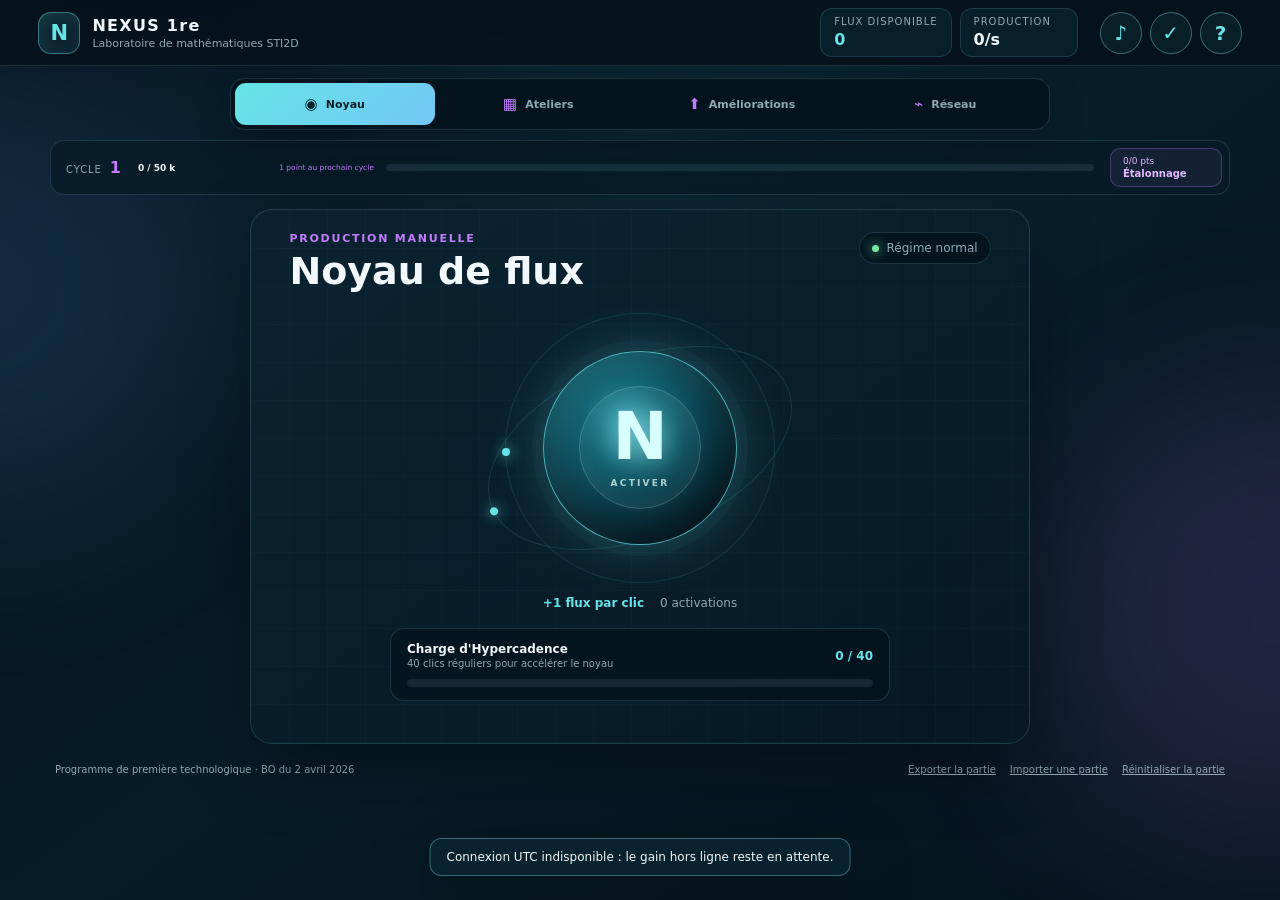
<file: index.html>
<!doctype html>
<html lang="fr">
  <head>
    <meta charset="utf-8">
    <meta name="viewport" content="width=device-width, initial-scale=1, maximum-scale=1, user-scalable=no, viewport-fit=cover">
    <meta name="theme-color" content="#061521">
    <meta name="description" content="Jeu incrémental de mathématiques pour la première STI2D : automatismes, logique, algorithmique, analyse, statistiques et probabilités.">
    <meta property="og:type" content="website">
    <meta property="og:url" content="https://girianshiido.github.io/nexus-1re/">
    <meta property="og:title" content="NEXUS 1re — Mathématiques STI2D">
    <meta property="og:description" content="Jeu incrémental de mathématiques pour la première STI2D : automatismes, logique, algorithmique, analyse, statistiques et probabilités.">
    <meta name="twitter:card" content="summary">
    <meta name="twitter:title" content="NEXUS 1re — Mathématiques STI2D">
    <meta name="twitter:description" content="Jeu incrémental de mathématiques pour la première STI2D : automatismes, logique, algorithmique, analyse, statistiques et probabilités.">
    <meta name="mobile-web-app-capable" content="yes">
    <meta name="apple-mobile-web-app-capable" content="yes">
    <meta name="apple-mobile-web-app-status-bar-style" content="black-translucent">
    <meta name="apple-mobile-web-app-title" content="NEXUS 1re">
    <title>NEXUS 1re — Mathématiques STI2D</title>
    <link rel="manifest" href="manifest.webmanifest">
    <link rel="icon" type="image/png" sizes="64x64" href="assets/favicon-64.png">
    <link rel="apple-touch-icon" sizes="180x180" href="assets/apple-touch-icon.png">
  <link rel="stylesheet" href="styles.css?v=34">
  </head>
  <body>
    <div class="ambient ambient-a"></div>
    <div class="ambient ambient-b"></div>

    <header class="topbar">
      <a class="brand" href="#jeu" aria-label="NEXUS 1re, accueil">
        <span class="brand-mark" aria-hidden="true">N</span>
        <span><strong>NEXUS 1re</strong><small id="brand-subtitle">Laboratoire de mathématiques STI2D</small></span>
      </a>
      <div class="top-stats" aria-label="Statistiques de la partie">
        <div class="stat main-stat"><span>Flux disponible</span><strong id="flux-value">0</strong></div>
        <div class="stat"><span>Production</span><strong id="production-value">0/s</strong></div>
      </div>
      <div class="top-actions">
        <button class="icon-button" id="sound-button" type="button" aria-label="Désactiver les sons" aria-pressed="true">♪</button>
        <button class="icon-button" id="programme-button" type="button" aria-label="Voir la couverture du programme 2026">✓</button>
        <button class="icon-button" id="help-button" type="button" aria-label="Ouvrir l'aide">?</button>
      </div>
    </header>

    <nav class="game-tabs" aria-label="Sections du laboratoire" role="tablist">
      <button class="game-tab active" id="tab-core" data-tab="core" type="button" role="tab" aria-selected="true" aria-controls="view-core">
        <span aria-hidden="true">◉</span><strong>Noyau</strong>
      </button>
      <button class="game-tab" id="tab-workshops" data-tab="workshops" type="button" role="tab" aria-selected="false" aria-controls="view-workshops">
        <span aria-hidden="true">▦</span><strong>Ateliers</strong>
      </button>
      <button class="game-tab" id="tab-upgrades" data-tab="upgrades" type="button" role="tab" aria-selected="false" aria-controls="view-upgrades">
        <span aria-hidden="true">⬆</span><strong>Améliorations</strong>
      </button>
      <button class="game-tab" id="tab-network" data-tab="network" type="button" role="tab" aria-selected="false" aria-controls="view-network">
        <span aria-hidden="true">⌁</span><strong>Réseau</strong>
      </button>
    </nav>

    <section class="cycle-strip" aria-label="Progression vers le prochain point d'étalonnage">
      <button class="cycle-strip-main" id="cycle-tab-shortcut" type="button" aria-label="Afficher le réseau">
        <span class="cycle-strip-label">Cycle <b id="cycle-value">1</b></span>
        <span class="cycle-strip-progress">
          <span class="cycle-strip-copy"><b id="cycle-progress-text">0 / 50 k</b><small id="cycle-gain">0 point</small></span>
          <span class="progress-track"><span id="cycle-progress-bar"></span></span>
        </span>
      </button>
      <div class="cycle-strip-action" aria-label="Points d'étalonnage disponibles">
        <span id="calibration-value">0 pt</span><strong>Étalonnage</strong>
      </div>
    </section>

    <article id="event-card" class="event-card" hidden aria-live="polite">
      <button id="event-dismiss" class="event-dismiss" type="button" aria-label="Ignorer cette perturbation">×</button>
      <div class="event-signal" aria-hidden="true">!</div>
      <div class="event-copy">
        <p class="eyebrow">Perturbation détectée</p>
        <h2 id="event-title">Surcharge du réseau</h2>
        <p id="event-description"></p>
        <strong id="event-reward"></strong>
      </div>
      <div class="event-deadline">
        <span id="event-time-label">30 s</span>
        <span class="event-time-track"><span id="event-time-bar"></span></span>
      </div>
      <button id="event-start" class="primary-button" type="button">Intervenir</button>
    </article>

    <main id="jeu" class="game-shell">
      <section id="view-core" class="game-view core-view active" data-view="core" role="tabpanel" aria-labelledby="tab-core">
        <section class="core-panel panel" aria-labelledby="core-title">
        <div class="core-heading">
          <div>
            <p class="eyebrow">Production manuelle</p>
            <h1 id="core-title">Noyau de flux</h1>
          </div>
          <div id="boost-pill" class="boost-pill" aria-live="polite"><span></span>Régime normal</div>
        </div>

        <div class="core-stage">
          <div class="orbit orbit-one"></div>
          <div class="orbit orbit-two"></div>
          <button id="core-button" class="core-button" type="button" aria-label="Activer le noyau de flux">
            <span class="core-glow"></span>
            <span class="core-symbol">N</span>
            <span class="core-action">ACTIVER</span>
          </button>
          <div id="float-layer" class="float-layer" aria-hidden="true"></div>
        </div>

        <div class="click-readout">
          <strong id="click-gain">+1 flux par clic</strong>
          <span id="total-clicks">0 activation</span>
        </div>

        <div class="cadence-card">
          <div class="cadence-label">
            <span><b id="cadence-title">Charge d'Hypercadence</b><small id="cadence-hint">40 clics pour accélérer le noyau</small></span>
            <strong id="cadence-count">0 / 40</strong>
          </div>
          <div class="cadence-track"><span id="cadence-bar"></span></div>
        </div>
        </section>
      </section>

      <section id="view-workshops" class="game-view workshops-view" data-view="workshops" role="tabpanel" aria-labelledby="tab-workshops" hidden>
        <section class="shop-panel panel" aria-labelledby="shop-title">
        <div class="shop-heading">
          <div>
            <p class="eyebrow">Production passive</p>
            <h2 id="shop-title">Ateliers mathématiques</h2>
            <p>Chaque unité produit du flux. Les paliers débloquent des bonus ×2 et renforcent tous les ateliers suivants.</p>
          </div>
          <div class="bulk-picker" aria-label="Quantité à acheter">
            <button class="bulk-button active" data-bulk="1" type="button">×1</button>
            <button class="bulk-button" data-bulk="10" type="button">×10</button>
            <button class="bulk-button" data-bulk="max" type="button">MAX</button>
            <button id="milestone-bulk-button" class="bulk-button" data-bulk="milestone" type="button" hidden>PALIER</button>
          </div>
        </div>
        <div id="workshop-list" class="workshop-list"></div>
        </section>
      </section>

      <section id="view-upgrades" class="game-view upgrades-view" data-view="upgrades" role="tabpanel" aria-labelledby="tab-upgrades" hidden>
        <section class="upgrades-panel panel" aria-labelledby="upgrades-title">
          <div class="upgrades-heading">
            <div>
              <p class="eyebrow">Optimisation du laboratoire</p>
              <h1 id="upgrades-title">Améliorations</h1>
              <p>Quand une amélioration est prête, clique directement sur sa carte pour la récupérer. Elle disparaîtra jusqu'au prochain palier.</p>
            </div>
            <button id="calibration-open-upgrades" class="secondary-button" type="button">Protocoles permanents</button>
          </div>
          <article id="speciality-gate" class="speciality-gate" hidden>
            <div class="speciality-gate-mark" aria-hidden="true">✦</div>
            <div>
              <p class="eyebrow">Transmission inconnue</p>
              <h2>Un secteur attend son activation</h2>
              <p>Les douze ateliers ont atteint 100 unités. Une nouvelle partie du programme peut maintenant rejoindre le NEXUS.</p>
            </div>
            <button id="speciality-gate-button" class="speciality-gate-button" type="button">Ouvrir pour 200 pts</button>
          </article>
          <div id="workshop-upgrade-list" class="workshop-upgrade-list"></div>
        </section>
      </section>

      <section id="view-network" class="game-view network-view" data-view="network" role="tabpanel" aria-labelledby="tab-network" hidden>
        <section class="network-panel panel" aria-labelledby="network-title">
          <div class="network-heading">
            <div>
              <p class="eyebrow">Progression permanente</p>
              <h1 id="network-title">Réseau pédagogique</h1>
              <p>Le flux produit pendant ce cycle ouvre un seul objectif d'étalonnage. Une fois le cycle atteint, la barre reste pleine : le surplus ne donne pas de points supplémentaires.</p>
            </div>
          </div>

          <div class="network-cycle">
            <div class="network-cycle-head">
              <span>Cycle <b id="cycle-ring">1</b></span>
              <strong id="permanent-multiplier">Production permanente ×1</strong>
            </div>
            <div class="progress-track network-progress"><span id="network-cycle-progress-bar"></span></div>
            <button id="cycle-button" class="primary-button" type="button" disabled>Étalonner le réseau</button>
          </div>

          <div class="network-summary">
            <article><span>Ateliers actifs</span><strong id="owned-total">0</strong></article>
            <article><span>Notions maîtrisées</span><strong id="mastery-total">0/57</strong></article>
            <article><span>Précision</span><strong id="accuracy-value">—</strong></article>
            <article><span>Meilleure série</span><strong id="best-streak">0</strong></article>
          </div>

          <section class="learning-panel" aria-labelledby="learning-title">
            <div class="learning-heading">
              <div>
                <p class="eyebrow">Parcours adaptatif</p>
                <h2 id="learning-title">Ta progression mathématique</h2>
                <p id="learning-recommendation">Commence par un diagnostic pour repérer les notions à travailler.</p>
              </div>
              <div class="learning-actions">
                <button id="diagnostic-button" class="secondary-button" type="button">Diagnostic · 12 questions</button>
                <button id="review-button" class="primary-button" type="button">Réviser maintenant · 6 questions</button>
                <button id="mistake-button" class="secondary-button" type="button" hidden>Carnet d'erreurs</button>
                <button id="exam-button" class="secondary-button" type="button">Automatismes épreuve · 12 QCM</button>
              </div>
            </div>
            <div id="learning-stage-summary" class="learning-stage-summary"></div>
            <div class="learning-columns">
              <div>
                <h3>Priorités du moment</h3>
                <div id="learning-priorities" class="learning-priorities"></div>
              </div>
              <div>
                <h3>S'entraîner par atelier</h3>
                <div id="learning-workshops" class="learning-workshops"></div>
              </div>
            </div>
            <p class="exam-note">Le mode épreuve reprend la partie automatismes des sujets zéro technologiques : 12 QCM, sans calculatrice, notés sur 6 points. Il ne simule pas les exercices de la seconde partie.</p>
          </section>

          <div class="network-detail">
            <div class="active-effect">
              <span class="effect-icon" aria-hidden="true">⚡</span>
              <div><small>Effet temporaire</small><strong id="active-effect">Aucun</strong></div>
            </div>
            <div class="unlocked-box">
              <div class="unlocked-head"><strong>Notions actives</strong><span id="unlocked-count">0/12</span></div>
              <div id="unlocked-skills" class="unlocked-skills"><span class="empty-chip">Achète un atelier</span></div>
            </div>
          </div>
          <p id="event-countdown" class="event-countdown">Première perturbation dans environ 25 s.</p>
          <button id="reset-mobile-button" class="text-button network-reset-button" type="button">Réinitialiser la partie</button>
        </section>
      </section>
    </main>

    <footer>
      <span>Programme de première technologique · BO du 2 avril 2026</span>
      <div class="save-actions" aria-label="Sauvegarde de la partie">
        <button id="export-save-button" class="text-button" type="button">Exporter la partie</button>
        <button id="import-save-button" class="text-button" type="button">Importer une partie</button>
        <button id="reset-button" class="text-button" type="button">Réinitialiser la partie</button>
      </div>
    </footer>
    <input id="import-save-file" type="file" accept="application/json,.json" hidden>

    <dialog id="event-dialog">
      <div class="dialog-card event-dialog-card">
        <button id="event-close" class="dialog-close" type="button" aria-label="Fermer">×</button>
        <div class="event-dialog-head">
          <div><p class="eyebrow" id="event-kicker">Perturbation</p><h2 id="event-dialog-title">Intervention</h2></div>
          <strong id="event-score">0/1</strong>
        </div>
        <div id="question-meta" class="question-meta"><span id="skill-chip" class="skill-chip">Proportions</span><span id="timer-label">Réfléchis</span></div>
        <div id="question-timer-track" class="timer-track"><span id="timer-bar"></span></div>
        <div id="question-visual" class="question-visual" hidden></div>
        <p id="question-text" class="question-text"></p>
        <div id="answers" class="answers"></div>
        <div id="feedback" class="feedback" aria-live="polite" hidden></div>
        <div class="question-tools">
          <button id="report-question" class="text-button" type="button">Signaler cette question</button>
          <small id="question-reference"></small>
        </div>
        <button id="event-next" class="primary-button full-button" type="button" hidden>Question suivante</button>
      </div>
    </dialog>

    <dialog id="help-dialog">
      <form method="dialog" class="dialog-card">
        <button class="dialog-close" value="close" aria-label="Fermer">×</button>
        <p class="eyebrow">Comment jouer</p>
        <h2>Le laboratoire apprend avec toi</h2>
        <ol>
          <li><b>Clique régulièrement sur le noyau</b> pour charger l'Hypercadence. Sa jauge redescend rapidement si tu t'arrêtes.</li>
          <li><b>Change d'onglet</b> pour acheter des ateliers, financer leurs améliorations ou suivre le réseau sans encombrer le noyau.</li>
          <li><b>Découvre les ateliers progressivement</b> : le suivant apparaît lorsque tu achètes le dernier atelier accessible.</li>
          <li><b>Interviens lors des perturbations</b>. Leur bandeau indique le flux à gagner et disparaît si tu laisses le compte à rebours se terminer.</li>
          <li><b>Ignore librement une perturbation</b> avec la croix du bandeau : elle disparaît sans pénalité et sans bloquer le reste du jeu.</li>
          <li><b>Ouvre le Réseau</b> pour lancer un diagnostic, réviser les notions fragiles ou t'entraîner au format automatismes de l'épreuve.</li>
          <li><b>Étalonne le réseau</b> lorsque la production ralentit : tu conserves ta progression pédagogique et dépenses ensuite les points gagnés dans les protocoles permanents de l'onglet Améliorations.</li>
        </ol>
        <p class="dialog-note">Répondre vite améliore la récompense, mais une réponse juste reste toujours utile. Une erreur ne retire jamais de flux. Le temps d'absence est vérifié auprès d'une horloge UTC en ligne.</p>
        <button class="primary-button full-button" value="close">J'ai compris</button>
      </form>
    </dialog>

    <dialog id="programme-dialog">
      <form method="dialog" class="dialog-card programme-dialog-card">
        <button class="dialog-close" value="close" aria-label="Fermer">×</button>
        <p class="eyebrow">Référence officielle</p>
        <h2>Programme de première technologique 2026</h2>
        <p id="programme-summary" class="programme-summary"></p>
        <div id="programme-grid" class="programme-grid"></div>
        <p class="dialog-note">La géométrie propre à la série STD2A est volontairement exclue. Les automatismes de seconde entretenus en première sont intégrés lorsqu'ils sont utiles à l'épreuve anticipée.</p>
        <a class="official-link" href="https://www.education.gouv.fr/bo/2026/Hebdo14/MENE2602918A" target="_blank" rel="noopener">Consulter le Bulletin officiel du 2 avril 2026</a>
        <button class="primary-button full-button" value="close">Retour au laboratoire</button>
      </form>
    </dialog>

    <dialog id="calibration-dialog">
      <div class="dialog-card calibration-dialog-card">
        <button id="calibration-close" class="dialog-close" type="button" aria-label="Fermer">×</button>
        <div class="calibration-lab-head">
          <div><p class="eyebrow">Améliorations permanentes</p><h2>Protocoles du Noyau</h2></div>
          <span id="calibration-available">0 pt disponible</span>
        </div>
        <p class="programme-summary">Ces améliorations restent actives après un étalonnage. Dépenser les points ne réduit jamais ton multiplicateur permanent.</p>
        <div class="protocol-tabs" role="tablist" aria-label="Types de protocoles">
          <button class="active" data-protocol-view="power" type="button" role="tab" aria-selected="true">Puissance</button>
          <button data-protocol-view="comfort" type="button" role="tab" aria-selected="false">Confort</button>
        </div>
        <div id="calibration-upgrade-list" class="calibration-upgrade-list"></div>
        <section id="comfort-controls" class="comfort-controls" hidden>
          <div>
            <p class="eyebrow">Réglages acquis</p>
            <h3>Automatismes de confort</h3>
          </div>
          <button id="auto-upgrades-toggle" class="comfort-toggle" type="button" hidden aria-pressed="false"></button>
          <button id="reserve-toggle" class="comfort-toggle" type="button" hidden aria-pressed="false"></button>
          <button id="event-alert-toggle" class="comfort-toggle" type="button" hidden aria-pressed="false"></button>
        </section>
      </div>
    </dialog>

    <dialog id="speciality-dialog" class="speciality-dialog">
      <div class="dialog-card speciality-dialog-card">
        <div class="speciality-stars" aria-hidden="true"><i></i><i></i><i></i><i></i><i></i><i></i></div>
        <button id="speciality-close" class="dialog-close" type="button" aria-label="Fermer">×</button>
        <div class="speciality-emblem" aria-hidden="true"><span>✦</span></div>
        <p class="eyebrow">Fréquence inconnue détectée</p>
        <h2>SECTEUR DE SPÉCIALITÉ</h2>
        <p>Le réseau initial est stabilisé. Six ateliers plus exigeants peuvent désormais être reliés au laboratoire.</p>
        <div class="speciality-preview" aria-label="Nouvelles notions">
          <span>Trigonométrie</span><span>Signaux</span><span>Vecteurs</span>
          <span>Complexes</span><span>Forme trigonométrique</span><span>Primitives</span>
        </div>
        <div class="speciality-price"><small>Activation permanente</small><strong>200 points d'étalonnage</strong></div>
        <button id="speciality-unlock" class="primary-button full-button" type="button">Déployer le nouveau secteur</button>
        <small class="speciality-note">Le secteur traite uniquement les mathématiques de la spécialité physique-chimie et mathématiques.</small>
      </div>
    </dialog>

    <dialog id="confirm-dialog">
      <form method="dialog" class="dialog-card compact-dialog">
        <p class="eyebrow" id="confirm-kicker">Confirmation</p>
        <h2 id="confirm-title">Reconfigurer le réseau ?</h2>
        <p id="confirm-text"></p>
        <div class="dialog-actions">
          <button class="secondary-button" value="cancel">Annuler</button>
          <button id="confirm-action" class="primary-button" value="confirm">Confirmer</button>
        </div>
      </form>
    </dialog>

    <div id="toast" class="toast" role="status" aria-live="polite"></div>

    <script src="question-engine.js?v=31"></script>
    <script src="learning-model.js?v=1"></script>
    <script src="game-model.js?v=11"></script>
    <script src="math-layout.js?v=1"></script>
    <script src="app.js?v=37"></script>
  </body>
</html>
</file>
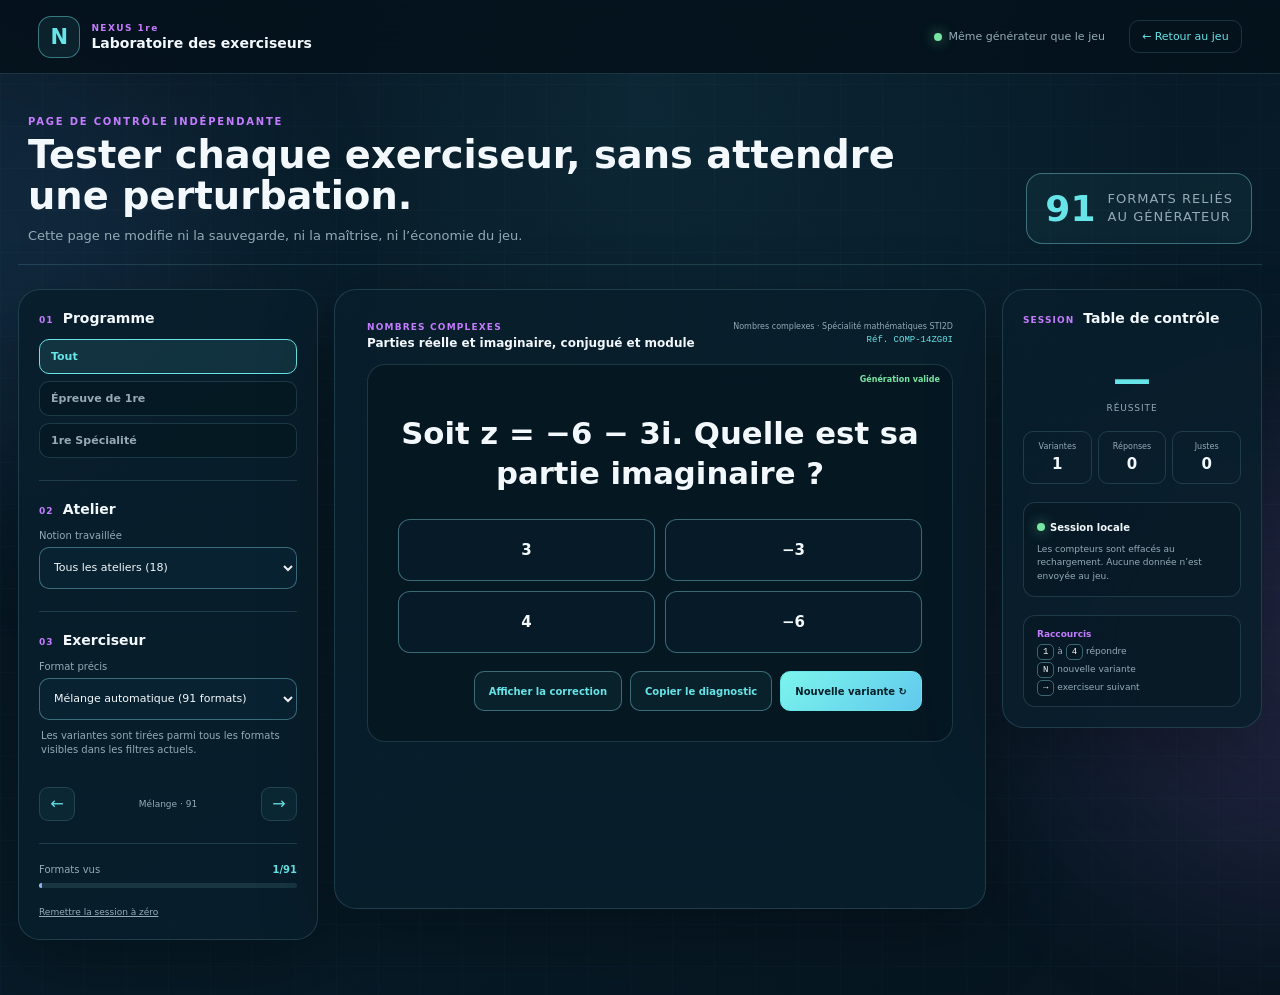
<file: exerciseurs/index.html>
<!doctype html>
<html lang="fr">
  <head>
    <meta charset="utf-8">
    <meta name="viewport" content="width=device-width, initial-scale=1, maximum-scale=1, user-scalable=no, viewport-fit=cover">
    <meta name="theme-color" content="#061521">
    <meta name="robots" content="noindex, nofollow">
    <title>NEXUS 1re — Laboratoire des exerciseurs</title>
    <link rel="icon" type="image/png" sizes="64x64" href="../assets/favicon-64.png">
    <link rel="stylesheet" href="styles.css?v=8">
  </head>
  <body>
    <div class="ambient ambient-a"></div>
    <div class="ambient ambient-b"></div>

    <header class="lab-topbar">
      <a class="lab-brand" href="../" aria-label="Retourner au jeu NEXUS 1re">
        <span class="lab-brand-mark" aria-hidden="true">N</span>
        <span><small>NEXUS 1re</small><strong>Laboratoire des exerciseurs</strong></span>
      </a>
      <div class="lab-topbar-status"><span class="status-dot"></span>Même générateur que le jeu</div>
      <a class="game-link" href="../">← Retour au jeu</a>
    </header>

    <main class="lab-shell">
      <section class="lab-intro">
        <div>
          <p>Page de contrôle indépendante</p>
          <h1>Tester chaque exerciseur, sans attendre une perturbation.</h1>
          <span>Cette page ne modifie ni la sauvegarde, ni la maîtrise, ni l’économie du jeu.</span>
        </div>
        <div class="catalog-count" aria-label="Nombre de formats disponibles">
          <strong id="catalog-total">91</strong><span>formats reliés<br>au générateur</span>
        </div>
      </section>

      <div class="lab-layout">
        <aside class="lab-controls" aria-label="Sélection de l'exerciseur">
          <section>
            <div class="section-heading"><span>01</span><h2>Programme</h2></div>
            <div class="programme-switch" id="programme-switch">
              <button class="active" type="button" data-programme="all" aria-pressed="true">Tout</button>
              <button type="button" data-programme="core" aria-pressed="false">Épreuve de 1re</button>
              <button type="button" data-programme="speciality" aria-pressed="false">1re Spécialité</button>
            </div>
          </section>
          <section>
            <div class="section-heading"><span>02</span><h2>Atelier</h2></div>
            <label class="field-label" for="skill-select">Notion travaillée</label>
            <select id="skill-select"></select>
          </section>
          <section>
            <div class="section-heading"><span>03</span><h2>Exerciseur</h2></div>
            <label class="field-label" for="kind-select">Format précis</label>
            <select id="kind-select"></select>
            <p class="kind-description" id="kind-description"></p>
            <div class="kind-navigation">
              <button id="previous-kind" type="button" aria-label="Exerciseur précédent">←</button>
              <span id="kind-position">Mélange</span>
              <button id="next-kind" type="button" aria-label="Exerciseur suivant">→</button>
            </div>
          </section>
          <section class="catalog-progress">
            <div><span>Formats vus</span><strong id="visited-count">0/91</strong></div>
            <div class="progress-track"><span id="visited-bar"></span></div>
            <button id="reset-session" class="text-button" type="button">Remettre la session à zéro</button>
          </section>
        </aside>

        <section class="lab-workbench" aria-live="polite">
          <div class="question-meta">
            <div><span id="question-skill">Atelier</span><strong id="question-kind">format</strong></div>
            <div class="question-identifiers"><span id="question-origin">Programme</span><code id="question-reference">Réf.</code></div>
          </div>
          <article class="question-card">
            <div id="question-validation" class="validation-chip">Génération valide</div>
            <div id="question-visual" class="question-visual" hidden></div>
            <h2 id="question-text" class="question-text"></h2>
            <div id="answers" class="answers"></div>
            <section id="feedback" class="feedback" hidden>
              <div class="feedback-title">
                <span id="feedback-mark" aria-hidden="true">✓</span>
                <div><small id="feedback-label">Correction</small><strong id="correct-answer"></strong></div>
              </div>
              <p id="explanation"></p>
            </section>
            <div class="question-actions">
              <button id="reveal-answer" class="secondary-button" type="button">Afficher la correction</button>
              <button id="copy-diagnostic" class="secondary-button" type="button">Copier le diagnostic</button>
              <button id="new-variant" class="primary-button" type="button">Nouvelle variante <span aria-hidden="true">↻</span></button>
            </div>
          </article>
        </section>

        <aside class="lab-session" aria-label="Statistiques de test">
          <div class="section-heading"><span>Session</span><h2>Table de contrôle</h2></div>
          <div class="session-main"><strong id="success-rate">—</strong><span>réussite</span></div>
          <div class="session-grid">
            <div><span>Variantes</span><strong id="generated-count">0</strong></div>
            <div><span>Réponses</span><strong id="answered-count">0</strong></div>
            <div><span>Justes</span><strong id="correct-count">0</strong></div>
          </div>
          <div class="session-note"><span class="status-dot"></span><strong>Session locale</strong><p>Les compteurs sont effacés au rechargement. Aucune donnée n’est envoyée au jeu.</p></div>
          <div class="shortcuts">
            <strong>Raccourcis</strong>
            <span><kbd>1</kbd> à <kbd>4</kbd> répondre</span>
            <span><kbd>N</kbd> nouvelle variante</span>
            <span><kbd>→</kbd> exerciseur suivant</span>
          </div>
        </aside>
      </div>
    </main>
    <div id="toast" class="toast" role="status" aria-live="polite"></div>
    <script src="../question-engine.js?v=31"></script>
    <script src="../math-layout.js?v=1"></script>
    <script src="app.js?v=8"></script>
  </body>
</html>
</file>
<file: styles.css>
:root {
  color-scheme: dark;
  --bg: #061521;
  --panel: rgba(10, 31, 44, 0.86);
  --panel-strong: #0b2534;
  --line: rgba(136, 205, 222, 0.17);
  --line-bright: rgba(136, 222, 236, 0.38);
  --text: #f2f8fb;
  --muted: #91a9b5;
  --cyan: #66e4e7;
  --blue: #58aaf7;
  --violet: #c47cff;
  --green: #78e6a3;
  --orange: #ffba6b;
  --danger: #ff758d;
  --radius: 22px;
  --shadow: 0 22px 70px rgba(0, 0, 0, 0.28);
}

* { box-sizing: border-box; }

html {
  scroll-behavior: smooth;
  touch-action: pan-x pan-y;
}

body {
  margin: 0;
  min-width: 320px;
  min-height: 100vh;
  color: var(--text);
  background:
    radial-gradient(circle at 50% 15%, rgba(47, 135, 162, 0.13), transparent 34rem),
    linear-gradient(145deg, #06131e 0%, #071b28 52%, #06141e 100%);
  font-family: Inter, ui-sans-serif, system-ui, -apple-system, BlinkMacSystemFont, "Segoe UI", sans-serif;
  overflow-x: hidden;
  -webkit-user-select: none;
  user-select: none;
  -webkit-touch-callout: none;
}

button, input { font: inherit; }
button { color: inherit; -webkit-tap-highlight-color: transparent; appearance: none; }
button:focus:not(:focus-visible) { outline: none; }
button:focus-visible { outline: 2px solid var(--cyan); outline-offset: 3px; }
button:not(:disabled) { cursor: pointer; }

.ambient {
  position: fixed;
  z-index: -1;
  width: 30rem;
  height: 30rem;
  border-radius: 50%;
  filter: blur(90px);
  opacity: 0.14;
  pointer-events: none;
}
.ambient-a { top: 5%; left: -16rem; background: var(--blue); }
.ambient-b { right: -15rem; bottom: 5%; background: var(--violet); }

.topbar {
  position: sticky;
  z-index: 20;
  top: 0;
  display: grid;
  grid-template-columns: minmax(190px, 1fr) auto auto;
  gap: 22px;
  align-items: center;
  min-height: 78px;
  padding: 10px clamp(18px, 3vw, 52px);
  background: rgba(5, 18, 28, 0.88);
  border-bottom: 1px solid var(--line);
  backdrop-filter: blur(20px);
}

.brand {
  display: inline-flex;
  align-items: center;
  gap: 12px;
  color: var(--text);
  text-decoration: none;
}
.brand-mark {
  display: grid;
  place-items: center;
  width: 42px;
  height: 42px;
  border: 1px solid rgba(102, 228, 231, 0.45);
  border-radius: 13px;
  color: var(--cyan);
  background: linear-gradient(145deg, rgba(102, 228, 231, 0.14), rgba(88, 170, 247, 0.06));
  box-shadow: inset 0 0 20px rgba(102, 228, 231, 0.09);
  font-size: 21px;
  font-weight: 900;
}
.brand strong, .brand small { display: block; }
.brand strong { letter-spacing: 0.08em; }
.brand small { margin-top: 2px; color: var(--muted); font-size: 11px; }

.top-stats { display: flex; align-items: stretch; gap: 8px; }
.stat {
  min-width: 104px;
  padding: 9px 13px;
  border: 1px solid var(--line);
  border-radius: 12px;
  background: rgba(12, 40, 54, 0.58);
}
.stat span, .stat strong { display: block; }
.stat span { color: var(--muted); font-size: 10px; text-transform: uppercase; letter-spacing: 0.1em; }
.stat strong { margin-top: 3px; font-size: 16px; white-space: nowrap; }
.main-stat strong { color: var(--cyan); }

.icon-button {
  width: 42px;
  height: 42px;
  border: 1px solid var(--line-bright);
  border-radius: 50%;
  color: var(--cyan);
  background: rgba(102, 228, 231, 0.06);
  font-size: 20px;
  font-weight: 800;
}
.top-actions { display: flex; gap: 8px; align-items: center; }

.panel {
  border: 1px solid var(--line);
  border-radius: var(--radius);
  background: linear-gradient(145deg, rgba(11, 35, 49, 0.93), rgba(7, 25, 37, 0.88));
  box-shadow: var(--shadow);
}

.game-shell {
  display: grid;
  grid-template-columns: minmax(235px, 0.72fr) minmax(420px, 1.65fr) minmax(245px, 0.78fr);
  gap: 18px;
  width: min(1510px, calc(100% - 36px));
  margin: 24px auto 0;
}

.progress-panel, .status-panel { padding: 24px; }
.panel-heading .eyebrow, .panel-heading h2 { margin: 0; }
.panel-heading h2 { margin-top: 5px; font-size: 22px; }
.eyebrow { color: var(--violet); font-size: 11px; font-weight: 800; letter-spacing: 0.16em; text-transform: uppercase; }

.cycle-visual {
  display: grid;
  place-items: center;
  width: 104px;
  height: 104px;
  margin: 27px auto 17px;
  border: 1px solid rgba(196, 124, 255, 0.36);
  border-radius: 50%;
  background: radial-gradient(circle, rgba(196, 124, 255, 0.19), rgba(196, 124, 255, 0.02) 65%);
  box-shadow: 0 0 40px rgba(196, 124, 255, 0.11), inset 0 0 24px rgba(196, 124, 255, 0.1);
}
.cycle-visual span { color: #d9a8ff; font-size: 34px; font-weight: 900; }
.cycle-copy, .status-note { color: var(--muted); font-size: 13px; line-height: 1.55; }
.cycle-progress-label { display: flex; justify-content: space-between; gap: 12px; margin-top: 22px; font-size: 12px; }
.cycle-progress-label span { color: var(--muted); }
.progress-track, .cadence-track, .timer-track {
  height: 7px;
  overflow: hidden;
  border-radius: 99px;
  background: rgba(142, 178, 190, 0.13);
}
.progress-track { margin-top: 8px; }
.progress-track span, .cadence-track span, .timer-track span {
  display: block;
  width: 0;
  height: 100%;
  border-radius: inherit;
  background: linear-gradient(90deg, var(--violet), var(--cyan));
  transition: width 0.3s ease;
}
.cycle-reward {
  margin: 18px 0;
  padding: 15px;
  border: 1px solid rgba(196, 124, 255, 0.18);
  border-radius: 14px;
  background: rgba(196, 124, 255, 0.055);
}
.cycle-reward small, .cycle-reward strong, .cycle-reward span { display: block; }
.cycle-reward small, .cycle-reward span { color: var(--muted); font-size: 11px; }
.cycle-reward strong { margin: 4px 0; color: #d8a3ff; font-size: 20px; }
.calibration-lab { margin-top: 22px; padding-top: 18px; border-top: 1px solid var(--line); }
.calibration-lab-head { display: flex; justify-content: space-between; gap: 10px; align-items: flex-start; }
.calibration-lab-head .eyebrow, .calibration-lab-head strong { display: block; margin: 0; }
.calibration-lab-head strong { margin-top: 3px; font-size: 13px; }
.calibration-lab-head > span { color: var(--violet); font-size: 9px; font-weight: 800; text-align: right; }
.calibration-upgrade-list { display: grid; gap: 7px; margin-top: 13px; }
.calibration-upgrade { display: grid; grid-template-columns: 30px 1fr; gap: 9px; align-items: center; padding: 9px; border: 1px solid var(--line); border-radius: 11px; background: rgba(5, 22, 32, 0.52); }
.calibration-upgrade.maxed { border-color: rgba(120, 230, 163, 0.24); }
.calibration-icon { display: grid; place-items: center; width: 28px; height: 28px; border-radius: 8px; color: var(--violet); background: rgba(196, 124, 255, 0.09); font-size: 12px; font-weight: 900; }
.calibration-upgrade strong, .calibration-upgrade p, .calibration-upgrade small { display: block; margin: 0; }
.calibration-upgrade strong { font-size: 10px; }
.calibration-upgrade p { margin-top: 2px; color: var(--muted); font-size: 8px; line-height: 1.3; }
.calibration-upgrade div > small { margin-top: 4px; color: var(--cyan); font-size: 8px; }
.calibration-upgrade button { grid-column: 1 / -1; width: 100%; padding: 7px; border: 1px solid rgba(196, 124, 255, 0.3); border-radius: 8px; color: #e4bdff; background: rgba(196, 124, 255, 0.08); font-size: 8px; font-weight: 800; }
.calibration-upgrade button span, .calibration-upgrade button small { display: block; }
.calibration-upgrade button small { margin-top: 2px; color: var(--muted); font-size: 7px; }
.calibration-upgrade button:disabled { cursor: default; opacity: 0.42; }
.mastery-summary { margin-top: 24px; padding-top: 18px; border-top: 1px solid var(--line); }
.mastery-summary > div { display: flex; justify-content: space-between; align-items: baseline; }
.mastery-summary .eyebrow, .mastery-summary p { margin: 0; }
.mastery-summary b { color: var(--green); font-size: 24px; }
.mastery-summary p { margin-top: 5px; color: var(--muted); font-size: 12px; }

.core-panel {
  position: relative;
  min-height: 590px;
  padding: 26px clamp(20px, 3vw, 44px);
  overflow: hidden;
}
.core-panel::before {
  content: "";
  position: absolute;
  inset: 0;
  background-image: linear-gradient(rgba(102, 228, 231, 0.025) 1px, transparent 1px), linear-gradient(90deg, rgba(102, 228, 231, 0.025) 1px, transparent 1px);
  background-size: 38px 38px;
  pointer-events: none;
}
.core-heading { position: relative; z-index: 2; display: flex; justify-content: space-between; gap: 16px; align-items: flex-start; }
.core-heading .eyebrow, .core-heading h1 { margin: 0; }
.core-heading h1 { margin-top: 4px; font-size: clamp(27px, 3vw, 38px); }
.boost-pill { display: flex; align-items: center; gap: 8px; padding: 8px 12px; border: 1px solid var(--line); border-radius: 99px; color: var(--muted); background: rgba(4, 18, 27, 0.7); font-size: 12px; }
.boost-pill span { width: 7px; height: 7px; border-radius: 50%; background: var(--green); box-shadow: 0 0 12px var(--green); }
.boost-pill.hot { color: #fff3d8; border-color: rgba(255, 186, 107, 0.45); background: rgba(255, 186, 107, 0.11); }
.boost-pill.hot span { background: var(--orange); box-shadow: 0 0 13px var(--orange); }

.core-stage { position: relative; display: grid; place-items: center; height: 330px; margin-top: 2px; }
.orbit { position: absolute; border: 1px solid rgba(102, 228, 231, 0.13); border-radius: 50%; pointer-events: none; }
.orbit::after { content: ""; position: absolute; top: 50%; left: -4px; width: 8px; height: 8px; border-radius: 50%; background: var(--cyan); box-shadow: 0 0 14px var(--cyan); }
.orbit-one { width: 270px; height: 270px; animation: spin 15s linear infinite; }
.orbit-two { width: 320px; height: 178px; transform: rotate(-22deg); animation: spinReverse 22s linear infinite; }
@keyframes spin { to { transform: rotate(360deg); } }
@keyframes spinReverse { to { transform: rotate(-382deg); } }

.core-button {
  position: relative;
  display: grid;
  place-items: center;
  align-content: center;
  width: 194px;
  height: 194px;
  padding: 0;
  border: 1px solid rgba(102, 228, 231, 0.7);
  border-radius: 50%;
  background: radial-gradient(circle at 42% 36%, #2b91a3 0%, #116170 26%, #0b3a4a 58%, #071d2a 76%);
  box-shadow: 0 0 0 11px rgba(102, 228, 231, 0.035), 0 0 60px rgba(102, 228, 231, 0.24), inset -18px -25px 50px rgba(0, 0, 0, 0.35), inset 8px 8px 35px rgba(136, 255, 249, 0.14);
  user-select: none;
  touch-action: manipulation;
  transition: transform 0.08s ease, filter 0.2s ease;
}
@media (hover: hover) and (pointer: fine) {
  .core-button:hover { filter: brightness(1.12); }
}
.core-button > span { pointer-events: none; }
.core-button:active, .core-button.pulse { transform: scale(0.94); }
.core-glow { position: absolute; inset: 18%; border: 1px solid rgba(205, 255, 252, 0.22); border-radius: 50%; box-shadow: inset 0 0 28px rgba(207, 255, 252, 0.12); }
.core-symbol { z-index: 1; color: #d8ffff; text-shadow: 0 0 30px rgba(167, 255, 252, 0.8); font-size: 66px; font-weight: 900; line-height: 0.9; }
.core-action { z-index: 1; margin-top: 11px; color: rgba(225, 255, 255, 0.75); font-size: 9px; font-weight: 900; letter-spacing: 0.25em; }
.core-panel.hyper .core-button { border-color: #ffd28b; background: radial-gradient(circle at 42% 36%, #ffc96f 0%, #e36b68 27%, #6a3173 56%, #181d38 79%); box-shadow: 0 0 0 13px rgba(255, 186, 107, 0.06), 0 0 85px rgba(255, 135, 115, 0.48), inset -18px -25px 50px rgba(0, 0, 0, 0.3); animation: hyperPulse 0.65s ease-in-out infinite alternate; }
.core-panel.hyper .orbit { border-color: rgba(255, 186, 107, 0.36); animation-duration: 3s; }
@keyframes hyperPulse { from { filter: brightness(1); } to { filter: brightness(1.3); } }

.float-layer { position: absolute; inset: 0; pointer-events: none; }
.float-gain { position: absolute; left: 50%; top: 35%; color: #dffffe; font-size: 18px; font-weight: 900; text-shadow: 0 0 12px rgba(102, 228, 231, 0.8); animation: floatGain 0.85s ease-out forwards; }
@keyframes floatGain { from { opacity: 1; transform: translate(-50%, 0) scale(0.85); } to { opacity: 0; transform: translate(calc(-50% + var(--drift)), -80px) scale(1.15); } }

.click-readout { position: relative; display: flex; justify-content: center; gap: 16px; margin-top: -4px; color: var(--muted); font-size: 12px; }
.click-readout strong { color: var(--cyan); }
.cadence-card { position: relative; max-width: 500px; margin: 18px auto 0; padding: 13px 16px; border: 1px solid var(--line); border-radius: 14px; background: rgba(3, 18, 27, 0.64); }
.cadence-label { display: flex; justify-content: space-between; gap: 15px; align-items: center; }
.cadence-label span, .cadence-label b, .cadence-label small { display: block; }
.cadence-label b { font-size: 12px; }
.cadence-label small { margin-top: 2px; color: var(--muted); font-size: 10px; }
.cadence-label > strong { color: var(--cyan); font-size: 12px; }
.cadence-track { height: 8px; margin-top: 10px; }
.core-panel.hyper .cadence-track span { background: linear-gradient(90deg, #ff8e70, #ffd47e); }

.event-card { position: relative; z-index: 3; grid-template-columns: 44px 1fr auto; gap: 15px; align-items: center; margin-top: 21px; padding: 14px; border: 1px solid rgba(255, 186, 107, 0.35); border-radius: 17px; background: linear-gradient(95deg, rgba(255, 186, 107, 0.1), rgba(196, 124, 255, 0.06)); animation: arrive 0.4s ease both; }
.event-card:not([hidden]) { display: grid; }
@keyframes arrive { from { opacity: 0; transform: translateY(8px); } }
.event-card .eyebrow, .event-card h2, .event-card p { margin: 0; }
.event-card h2 { margin: 2px 0; font-size: 17px; }
.event-card p, .event-card small { color: var(--muted); font-size: 11px; }
.event-card small { color: var(--orange); }
.event-signal { display: grid; place-items: center; width: 39px; height: 39px; border: 1px solid rgba(255, 186, 107, 0.5); border-radius: 50%; color: var(--orange); background: rgba(255, 186, 107, 0.1); font-weight: 900; }
.event-countdown { position: relative; z-index: 2; margin-top: 15px; color: var(--muted); font-size: 11px; text-align: center; }

.status-grid { display: grid; grid-template-columns: 1fr 1fr; gap: 9px; margin-top: 22px; }
.status-grid > div { padding: 13px 11px; border: 1px solid var(--line); border-radius: 13px; background: rgba(5, 23, 33, 0.58); }
.status-grid span, .status-grid strong { display: block; }
.status-grid span { color: var(--muted); font-size: 9px; text-transform: uppercase; letter-spacing: 0.08em; }
.status-grid strong { margin-top: 4px; font-size: 18px; }
.active-effect { display: flex; gap: 12px; align-items: center; margin-top: 17px; padding: 14px; border-radius: 14px; background: rgba(120, 230, 163, 0.07); border: 1px solid rgba(120, 230, 163, 0.16); }
.effect-icon { font-size: 23px; }
.active-effect small, .active-effect strong { display: block; }
.active-effect small { color: var(--muted); font-size: 10px; }
.active-effect strong { margin-top: 2px; font-size: 13px; }
.unlocked-box { margin-top: 20px; }
.unlocked-head { display: flex; justify-content: space-between; margin-bottom: 10px; font-size: 12px; }
.unlocked-head span { color: var(--muted); }
.unlocked-skills { display: flex; flex-wrap: wrap; gap: 6px; }
.skill-mini, .empty-chip { padding: 5px 8px; border: 1px solid var(--line); border-radius: 99px; color: var(--cyan); background: rgba(102, 228, 231, 0.05); font-size: 9px; }
.empty-chip { color: var(--muted); }

.shop-panel { grid-column: 1 / -1; padding: 27px; }
.shop-heading { display: flex; justify-content: space-between; align-items: flex-end; gap: 20px; }
.shop-heading .eyebrow, .shop-heading h2, .shop-heading p { margin: 0; }
.shop-heading h2 { margin: 4px 0; font-size: 26px; }
.shop-heading p { color: var(--muted); font-size: 12px; }
.bulk-picker { display: flex; padding: 4px; border: 1px solid var(--line); border-radius: 12px; background: rgba(4, 18, 27, 0.7); }
.bulk-button { min-width: 50px; padding: 7px 10px; border: 0; border-radius: 8px; color: var(--muted); background: transparent; font-size: 11px; font-weight: 800; }
.bulk-button.active { color: #062027; background: var(--cyan); }
.workshop-list { display: grid; grid-template-columns: repeat(3, minmax(0, 1fr)); gap: 12px; margin-top: 22px; }
.workshop-sector-title { grid-column: 1 / -1; display: flex; gap: 12px; align-items: center; margin: 14px 0 2px; color: #f1d1ff; font-size: 10px; font-weight: 900; letter-spacing: 0.18em; text-transform: uppercase; }
.workshop-sector-title::before, .workshop-sector-title::after { content: ""; flex: 1; height: 1px; background: linear-gradient(90deg, transparent, rgba(196, 124, 255, 0.58), transparent); }
.workshop-card.speciality-workshop { border-color: rgba(196, 124, 255, 0.3); background: linear-gradient(145deg, rgba(27, 13, 48, 0.62), rgba(5, 23, 34, 0.72)); }
.workshop-card.speciality-workshop::before { width: 3px; opacity: 0.9; background: linear-gradient(#ffd36b, #c47cff, #66e4e7); }
.workshop-card.speciality-workshop .workshop-icon { color: #f3d5ff; border-color: rgba(196, 124, 255, 0.34); background: rgba(196, 124, 255, 0.1); }
.workshop-card { position: relative; display: grid; grid-template-columns: 54px 1fr auto; gap: 13px; align-items: center; min-height: 112px; padding: 14px; overflow: hidden; border: 1px solid var(--line); border-radius: 16px; background: rgba(5, 23, 34, 0.62); }
.workshop-card::before { content: ""; position: absolute; inset: 0 auto 0 0; width: 2px; background: linear-gradient(var(--violet), var(--cyan)); opacity: 0.45; }
.workshop-card.owned { border-color: rgba(102, 228, 231, 0.25); }
.workshop-card.unaffordable { opacity: 0.66; }
.workshop-icon { display: grid; place-items: center; width: 50px; height: 50px; border: 1px solid rgba(102, 228, 231, 0.2); border-radius: 14px; color: var(--cyan); background: rgba(102, 228, 231, 0.07); font-size: 21px; font-weight: 900; }
.workshop-info h3, .workshop-info p { margin: 0; }
.workshop-info h3 { font-size: 14px; }
.workshop-info p { margin-top: 4px; color: var(--muted); font-size: 10px; line-height: 1.4; }
.workshop-meta { display: flex; flex-wrap: wrap; gap: 8px; margin-top: 7px; color: var(--muted); font-size: 9px; }
.workshop-meta b { color: var(--green); }
.workshop-synergy { color: var(--cyan); font-weight: 800; }
.workshop-actions { display: flex; flex-direction: column; align-items: stretch; justify-content: center; gap: 10px; min-width: 96px; }
.workshop-buy { width: 100%; min-width: 96px; padding: 10px 10px; border: 1px solid rgba(255, 206, 92, 0.82); border-radius: 11px; color: #281b03; background: linear-gradient(145deg, #ffe98b, #f6b840); box-shadow: 0 5px 16px rgba(239, 171, 45, 0.22), inset 0 1px rgba(255, 255, 255, 0.5); font-size: 10px; font-weight: 900; text-shadow: 0 1px rgba(255, 255, 255, 0.28); transition: transform 140ms ease, filter 140ms ease, box-shadow 140ms ease; }
.workshop-buy span, .workshop-buy small { display: block; }
.workshop-buy small { margin-top: 2px; color: rgba(40, 27, 3, 0.74); font-size: 9px; }
@media (hover: hover) and (pointer: fine) {
  .workshop-buy:not(:disabled):hover { filter: brightness(1.08); transform: translateY(-1px); box-shadow: 0 8px 22px rgba(239, 171, 45, 0.32), inset 0 1px rgba(255, 255, 255, 0.5); }
}
.workshop-buy:not(:disabled):active { transform: translateY(1px) scale(0.98); }
.workshop-buy:disabled { cursor: default; border-color: var(--line); color: var(--muted); background: transparent; box-shadow: none; text-shadow: none; }
.workshop-buy:disabled small { color: var(--muted); }
@media (hover: none) and (pointer: coarse) {
  /* Avoid transient filter/opacity layers on Android during purchases. */
  .workshop-card.unaffordable { opacity: 1; }
  .workshop-buy { transition: none; }
  .workshop-buy:not(:disabled):active { transform: none; border-color: #fff2bd; }
  .workshop-buy:disabled { background: #102936; }
}
.workshop-upgrade { grid-column: 1 / -1; width: 100%; padding: 9px 12px; border: 1px solid rgba(196, 124, 255, 0.25); border-radius: 10px; color: #dbabff; background: rgba(196, 124, 255, 0.06); font-size: 9px; font-weight: 800; }
.workshop-upgrade span, .workshop-upgrade small { display: inline; }
.workshop-upgrade small { margin-left: 7px; color: var(--muted); font-size: 8px; }
.workshop-upgrade.ready { border-color: rgba(196, 124, 255, 0.65); background: rgba(196, 124, 255, 0.14); box-shadow: 0 0 20px rgba(196, 124, 255, 0.08); }
.workshop-upgrade:disabled { cursor: default; opacity: 0.55; }
.workshop-count { width: 100%; color: rgba(236, 249, 251, 0.4); font-size: 33px; font-weight: 900; font-variant-numeric: tabular-nums; line-height: 1; text-align: center; text-shadow: 0 0 18px rgba(102, 228, 231, 0.1); pointer-events: none; }
.speciality-workshop .workshop-count { color: rgba(246, 219, 255, 0.5); text-shadow: 0 0 20px rgba(196, 124, 255, 0.14); }

.roadmap { display: flex; align-items: center; gap: 40px; width: min(1510px, calc(100% - 36px)); margin: 18px auto; padding: 23px 27px; }
.roadmap > div:first-child { flex: 0 0 270px; }
.roadmap .eyebrow, .roadmap h2 { margin: 0; }
.roadmap h2 { margin-top: 4px; font-size: 20px; }
.roadmap-items { display: grid; grid-template-columns: repeat(4, 1fr); gap: 10px; flex: 1; }
.roadmap article { display: flex; align-items: center; gap: 10px; padding: 10px; border-left: 1px solid var(--line); }
.roadmap article > span { color: var(--violet); font-size: 11px; font-weight: 900; }
.roadmap strong, .roadmap small { display: block; }
.roadmap strong { font-size: 12px; }
.roadmap small { margin-top: 2px; color: var(--muted); font-size: 9px; }

footer { display: flex; justify-content: space-between; gap: 20px; width: min(1510px, calc(100% - 36px)); margin: 0 auto; padding: 5px 5px 30px; color: var(--muted); font-size: 10px; }
.save-actions { display: flex; flex-wrap: wrap; justify-content: flex-end; gap: 14px; }
.text-button { padding: 0; border: 0; color: var(--muted); background: transparent; text-decoration: underline; }
.text-button:disabled { cursor: default; opacity: 0.55; }

.primary-button, .secondary-button {
  padding: 11px 16px;
  border-radius: 11px;
  font-size: 11px;
  font-weight: 900;
  letter-spacing: 0.04em;
}
.primary-button { border: 1px solid var(--cyan); color: #052129; background: linear-gradient(135deg, #7bf4ec, #61c9ed); }
.secondary-button { border: 1px solid var(--line-bright); color: var(--cyan); background: rgba(102, 228, 231, 0.06); }
.primary-button:disabled, .secondary-button:disabled { cursor: default; opacity: 0.4; }
.full-button { width: 100%; }

dialog { width: min(690px, calc(100% - 28px)); max-height: calc(100dvh - 28px); padding: 0; overflow-y: auto; border: 0; color: var(--text); background: transparent; touch-action: pan-y; }
dialog::backdrop { background: rgba(1, 9, 14, 0.82); backdrop-filter: blur(8px); }
.dialog-card { position: relative; padding: clamp(22px, 5vw, 38px); border: 1px solid var(--line-bright); border-radius: 22px; background: linear-gradient(145deg, #0d2a3a, #071b28); box-shadow: 0 30px 100px rgba(0, 0, 0, 0.48); }
.dialog-card > .eyebrow, .dialog-card > h2 { margin: 0; }
.dialog-card > h2 { margin-top: 6px; font-size: 28px; }
.dialog-card ol { padding-left: 20px; color: #dbe8ed; font-size: 14px; line-height: 1.55; }
.dialog-card li + li { margin-top: 9px; }
.dialog-note { padding: 12px; border-left: 2px solid var(--cyan); color: var(--muted); background: rgba(102, 228, 231, 0.05); font-size: 12px; line-height: 1.5; }
.dialog-close { position: absolute; z-index: 2; top: 14px; right: 14px; width: 34px; height: 34px; border: 1px solid var(--line); border-radius: 50%; color: var(--muted); background: rgba(5, 20, 29, 0.7); font-size: 20px; }
.compact-dialog { max-width: 500px; margin: auto; }
.dialog-actions { display: flex; justify-content: flex-end; gap: 10px; margin-top: 22px; }

.event-dialog-card { min-height: 480px; }
.event-dialog-card { padding-bottom: 92px; }
#event-next:not([hidden]) {
  position: fixed;
  z-index: 80;
  bottom: calc(18px + env(safe-area-inset-bottom, 0px));
  left: 50%;
  width: min(620px, calc(100% - 48px));
  box-shadow: 0 14px 45px rgba(0, 0, 0, 0.5);
  transform: translateX(-50%);
}
.event-dialog-head { display: flex; justify-content: space-between; align-items: flex-start; gap: 20px; margin-bottom: 20px; }
.event-dialog-head .eyebrow, .event-dialog-head h2 { margin: 0; }
.event-dialog-head h2 { margin-top: 4px; font-size: 27px; }
.event-dialog-head > strong { padding: 8px 11px; border: 1px solid var(--line); border-radius: 10px; color: var(--cyan); }
.question-meta { display: flex; justify-content: space-between; gap: 12px; color: var(--muted); font-size: 11px; }
.skill-chip { color: #dfb1ff; font-weight: 800; text-transform: uppercase; letter-spacing: 0.08em; }
.timer-track { height: 6px; margin: 9px 0 21px; }
.timer-track span { width: 100%; background: linear-gradient(90deg, var(--cyan), var(--blue)); }
.question-visual { margin-bottom: 18px; }
.question-visual table { width: 100%; table-layout: fixed; border-collapse: collapse; text-align: center; font-size: 14px; }
.question-visual th, .question-visual td { padding: 9px; border: 1px solid rgba(136, 205, 222, 0.25); }
.question-visual th { color: #d59bff; background: rgba(102, 228, 231, 0.055); }
.variation-svg { display: block; width: 100%; max-height: 210px; border: 1px solid var(--line); border-radius: 14px; background: rgba(4, 20, 29, 0.78); }
.variation-svg text { font: 700 15px Inter, ui-sans-serif, system-ui, sans-serif; text-anchor: middle; }
.variation-svg .variation-grid { fill: none; stroke: rgba(136, 205, 222, 0.42); stroke-width: 1.5; }
.variation-svg .variation-axis { fill: #d59bff; }
.variation-svg .variation-x { fill: #dbe8ed; font-size: 14px; }
.variation-svg .variation-value { fill: #74e4e6; }
.variation-svg .variation-arrow { stroke: #c47cff; stroke-width: 3.5; stroke-linecap: round; }
.variation-svg marker path { fill: #c47cff; }
.question-plot { display: block; width: 100%; border: 1px solid var(--line); border-radius: 14px; background: rgba(4, 20, 29, 0.78); }
.code-panel { margin: 0; padding: 15px; overflow-x: auto; border: 1px solid var(--line); border-radius: 13px; color: #d9fff7; background: #04141d; font: 13px/1.55 ui-monospace, SFMono-Regular, Menlo, Monaco, Consolas, monospace; }
.mini-bars { display: flex; justify-content: center; gap: clamp(14px, 5vw, 34px); height: 190px; padding: 15px 18px 8px; border: 1px solid var(--line); border-radius: 14px; background: rgba(4, 20, 29, 0.68); }
.mini-bars > div { display: grid; grid-template-rows: 1fr auto; width: min(58px, 18%); min-width: 38px; }
.mini-bars span { position: relative; align-self: end; display: block; height: var(--bar-height); min-height: 20px; border-radius: 7px 7px 2px 2px; background: linear-gradient(180deg, var(--violet), var(--blue)); }
.mini-bars b { position: absolute; top: -18px; left: 50%; color: var(--text); font-size: 10px; transform: translateX(-50%); }
.mini-bars small { padding-top: 6px; color: var(--muted); font-size: 10px; text-align: center; }
.question-text { min-height: 60px; margin: 0 0 22px; font-size: clamp(19px, 2.5vw, 24px); font-weight: 700; line-height: 1.32; text-align: center; overflow-wrap: normal; word-break: normal; }
.math-inline { display: inline-block; white-space: nowrap; }
.answer-button { min-width: 0; }
.math-inline-fraction { display: inline-flex; align-items: center; vertical-align: baseline; }
.math-sub, .math-sup { font-family: inherit; font-size: 0.65em; line-height: 0; }
.math-sub { vertical-align: -0.34em; }
.math-sup { vertical-align: 0.52em; }
.math-vector { position: relative; display: inline-block; min-width: 0.72em; padding-top: 0.32em; vertical-align: -0.04em; font-style: italic; line-height: 1; text-align: center; }
.math-vector::before { content: ""; position: absolute; top: 0.09em; right: 0.12em; left: 0.04em; height: 0.065em; border-radius: 999px; background: currentColor; }
.math-vector::after { content: ""; position: absolute; top: 0.015em; right: 0.035em; width: 0.18em; height: 0.18em; border-top: 0.065em solid currentColor; border-right: 0.065em solid currentColor; transform: rotate(45deg); transform-origin: center; }
.math-norm { display: inline-flex; align-items: center; gap: 0.04em; white-space: nowrap; }
.math-fraction { display: inline-grid; grid-template-rows: auto auto; align-items: center; min-width: 1.15em; margin: 0 0.05em; vertical-align: middle; font-size: 0.88em; line-height: 1.02; text-align: center; white-space: nowrap; }
.math-fraction > span:first-child { padding: 0 0.12em 0.06em; border-bottom: 0.08em solid currentColor; }
.math-fraction > span:last-child { padding: 0.05em 0.12em 0; }
.math-signed-fraction { display: inline-flex; align-items: center; gap: 0.05em; vertical-align: middle; white-space: nowrap; }
.math-signed-fraction > .math-fraction { vertical-align: 0; }
.math-fraction-sign { line-height: 1; }
.math-radical { display: inline-flex; align-items: flex-start; vertical-align: -0.08em; line-height: 1; white-space: nowrap; }
.math-radical-sign { position: relative; flex: 0 0 0.7em; width: 0.7em; height: 1em; margin-right: -0.01em; overflow: hidden; line-height: 1; text-indent: -100em; }
.math-radical-sign::before { content: ""; position: absolute; inset: 0; background: currentColor; -webkit-clip-path: polygon(0 50%, 10% 45%, 29% 76%, 49% 0, 100% 0, 100% 11%, 58% 11%, 38% 94%, 27% 94%, 5% 59%); clip-path: polygon(0 50%, 10% 45%, 29% 76%, 49% 0, 100% 0, 100% 11%, 58% 11%, 38% 94%, 27% 94%, 5% 59%); }
.math-radicand { min-width: 0.62em; margin-left: 0; padding: 0.025em 0.1em 0 0.06em; border-top: 0.11em solid currentColor; line-height: 0.96; }
.answers { display: grid; grid-template-columns: 1fr 1fr; gap: 10px; }
.answer-button { min-height: 54px; padding: 11px; border: 1px solid var(--line-bright); border-radius: 12px; color: var(--text); background: rgba(7, 30, 42, 0.75); font-size: 16px; font-weight: 700; }
.answer-button:hover:not(:disabled) { border-color: var(--cyan); background: rgba(102, 228, 231, 0.08); }
.answer-button.correct { border-color: var(--green); color: #d9ffe7; background: rgba(120, 230, 163, 0.14); }
.answer-button.wrong { border-color: var(--danger); color: #ffe1e7; background: rgba(255, 117, 141, 0.14); }
.answer-button.selected { border-color: var(--cyan); background: rgba(102, 228, 231, 0.13); }
.answer-button:disabled { cursor: default; }
.feedback { margin: 15px 0; padding: 13px; border-radius: 12px; color: #dcebf0; background: rgba(120, 230, 163, 0.08); font-size: 12px; line-height: 1.5; }
.feedback.wrong { background: rgba(255, 117, 141, 0.08); }
.learning-rule { display: block; margin-top: 8px; color: var(--cyan); }
.session-mark { display: block; color: var(--cyan); font-size: clamp(28px, 6vw, 48px); text-align: center; }
.feedback > h3 { margin: 6px 0 14px; text-align: center; }
.session-corrections { display: grid; gap: 8px; margin-top: 14px; }
.session-corrections > strong { color: var(--violet); }
.session-corrections p { margin: 0; padding: 9px; border: 1px solid var(--line); border-radius: 9px; background: rgba(5, 22, 32, 0.45); }
.question-tools { display: flex; justify-content: space-between; gap: 12px; align-items: center; margin: 12px 0; color: var(--muted); font-size: 9px; }
.question-tools .text-button { font-size: 10px; }

@media (min-width: 821px) and (max-height: 840px) {
  dialog { max-height: calc(100dvh - 12px); }
  .event-dialog-card { min-height: 0; padding: 18px 26px 68px; }
  .event-dialog-head { margin-bottom: 10px; }
  .event-dialog-head h2 { font-size: 22px; }
  .event-dialog-head > strong { padding: 6px 9px; }
  .question-meta { font-size: 10px; }
  .timer-track { margin: 6px 0 10px; }
  .question-visual { margin-bottom: 10px; }
  .variation-svg { max-height: 160px; }
  .question-text { min-height: 0; margin-bottom: 13px; font-size: clamp(18px, 2vw, 21px); line-height: 1.24; }
  .answers { gap: 8px; }
  .answer-button { min-height: 46px; padding: 8px 10px; font-size: 15px; }
  .feedback { margin: 10px 0; padding: 10px; }
  .question-tools { margin: 8px 0; }
}

#programme-dialog { width: min(940px, calc(100% - 28px)); }
.programme-dialog-card { width: 100%; }
.programme-summary { margin: 12px 0 20px; color: var(--muted); font-size: 13px; line-height: 1.5; }
.programme-grid { display: grid; grid-template-columns: 1fr 1fr; gap: 12px; }
.programme-section { padding: 15px; border: 1px solid var(--line); border-radius: 15px; background: rgba(4, 20, 29, 0.52); }
.programme-section h3 { margin: 0 0 11px; color: var(--violet); font-size: 13px; }
.programme-section ul { display: grid; gap: 8px; margin: 0; padding: 0; list-style: none; }
.programme-section li { display: flex; gap: 9px; align-items: flex-start; }
.programme-section strong, .programme-section small { display: block; }
.programme-section strong { font-size: 10px; line-height: 1.35; }
.programme-section small { margin-top: 2px; color: var(--muted); font-size: 8px; }
.coverage-check { display: grid; flex: 0 0 18px; place-items: center; width: 18px; height: 18px; border-radius: 50%; color: #06231e; background: var(--green); font-size: 10px; font-weight: 900; }
.official-link { display: block; width: max-content; max-width: 100%; margin: 14px 0; color: var(--cyan); font-size: 11px; }

.toast { position: fixed; z-index: 60; left: 50%; bottom: 24px; max-width: calc(100% - 30px); padding: 11px 16px; border: 1px solid var(--line-bright); border-radius: 12px; color: var(--text); background: rgba(9, 35, 48, 0.96); box-shadow: var(--shadow); font-size: 12px; opacity: 0; transform: translate(-50%, 15px); pointer-events: none; transition: 0.25s ease; }
.toast.show { opacity: 1; transform: translate(-50%, 0); }

@media (max-width: 1120px) {
  .game-shell { grid-template-columns: minmax(210px, 0.7fr) minmax(420px, 1.5fr); }
  .status-panel { grid-column: 1 / -1; display: grid; grid-template-columns: 1fr 1.3fr 1.2fr; gap: 20px; align-items: start; }
  .status-panel .panel-heading { grid-column: 1; }
  .status-grid { grid-column: 2; margin-top: 0; }
  .active-effect, .unlocked-box, .status-note { grid-column: 3; margin-top: 0; }
  .unlocked-box { margin-top: 72px; }
  .status-note { margin-top: 170px; }
  .workshop-list { grid-template-columns: repeat(2, minmax(0, 1fr)); }
  .roadmap { align-items: flex-start; }
  .roadmap-items { grid-template-columns: 1fr 1fr; }
}

@media (max-width: 820px) {
  .topbar { grid-template-columns: 1fr auto; gap: 10px; }
  .top-stats { grid-column: 1 / -1; grid-row: 2; overflow-x: auto; padding-bottom: 4px; }
  .stat { flex: 1 0 105px; }
  .game-shell { grid-template-columns: 1fr; width: min(100% - 20px, 680px); }
  .core-panel { grid-row: 1; min-height: 570px; }
  .progress-panel { grid-row: 2; }
  .status-panel { grid-row: 3; display: block; }
  .status-grid, .active-effect, .unlocked-box, .status-note { margin-top: 17px; }
  .shop-panel { grid-row: 4; grid-column: 1; padding: 20px; }
  .shop-heading { align-items: flex-start; }
  .workshop-list { grid-template-columns: 1fr; }
  .roadmap { display: block; width: min(100% - 20px, 680px); }
  .roadmap > div:first-child { margin-bottom: 15px; }
  footer { width: min(100% - 20px, 680px); }
}

@media (max-width: 520px) {
  .topbar { position: relative; padding: 10px 12px; }
  .brand small { max-width: 180px; }
  .core-panel { min-height: 585px; padding: 20px 15px; }
  .core-heading { align-items: center; }
  .core-heading h1 { font-size: 25px; }
  .boost-pill { padding: 7px 9px; font-size: 9px; }
  .core-stage { height: 315px; }
  .core-button { width: 170px; height: 170px; }
  .orbit-one { width: 238px; height: 238px; }
  .orbit-two { width: 280px; height: 156px; }
  .click-readout { flex-direction: column; align-items: center; gap: 3px; }
  .event-card:not([hidden]) { grid-template-columns: 38px 1fr; }
  .event-card .primary-button { grid-column: 1 / -1; width: 100%; }
  .shop-heading { display: block; }
  .bulk-picker { width: max-content; margin-top: 15px; }
  .workshop-card { grid-template-columns: 44px 1fr; gap: 10px; }
  .workshop-icon { width: 42px; height: 42px; }
  .workshop-actions { grid-column: 1 / -1; width: 100%; }
  .answers { grid-template-columns: 1fr; }
  .programme-grid { grid-template-columns: 1fr; }
  .programme-dialog-card { padding: 22px 16px; }
  .question-text { font-size: 20px; }
  .question-visual th, .question-visual td { padding: 7px 3px; overflow-wrap: anywhere; font-size: 11px; }
  .roadmap-items { grid-template-columns: 1fr; }
  footer { flex-direction: column; align-items: flex-start; }
  .save-actions { justify-content: flex-start; }
}

/* Interface à vues : la boucle de jeu reste au premier plan sur ordinateur comme sur mobile. */
[hidden] { display: none !important; }

.topbar {
  min-height: 66px;
  padding-block: 8px;
}

.top-stats .stat {
  min-width: 118px;
  padding-block: 7px;
}

.game-tabs {
  position: sticky;
  z-index: 18;
  top: 66px;
  display: grid;
  grid-template-columns: repeat(4, minmax(0, 1fr));
  gap: 4px;
  width: min(820px, calc(100% - 32px));
  margin: 12px auto 0;
  padding: 4px;
  border: 1px solid var(--line);
  border-radius: 15px;
  background: rgba(5, 20, 30, 0.93);
  box-shadow: 0 12px 35px rgba(0, 0, 0, 0.22);
  backdrop-filter: blur(18px);
}

.game-tab {
  display: flex;
  justify-content: center;
  gap: 8px;
  align-items: center;
  min-height: 42px;
  padding: 8px 12px;
  border: 0;
  border-radius: 11px;
  color: var(--muted);
  background: transparent;
  font-size: 11px;
}

.game-tab span { color: var(--violet); font-size: 15px; }
.game-tab strong { font-weight: 800; }
.game-tab.active { color: #062027; background: linear-gradient(135deg, var(--cyan), #73c7f5); }
.game-tab.active span { color: #062027; }
.game-tab:focus-visible { outline: 2px solid var(--cyan); outline-offset: 2px; }

.cycle-strip {
  display: grid;
  grid-template-columns: minmax(0, 1fr) auto;
  gap: 8px;
  width: min(1180px, calc(100% - 32px));
  margin: 10px auto 0;
  padding: 7px;
  border: 1px solid var(--line);
  border-radius: 14px;
  background: rgba(8, 28, 40, 0.82);
}

.cycle-strip-main {
  display: grid;
  grid-template-columns: auto minmax(150px, 1fr);
  gap: 16px;
  align-items: center;
  min-width: 0;
  padding: 3px 8px;
  border: 0;
  color: var(--text);
  background: transparent;
  text-align: left;
}

.cycle-strip-label {
  color: var(--muted);
  font-size: 10px;
  text-transform: uppercase;
  letter-spacing: 0.09em;
  white-space: nowrap;
}

.cycle-strip-label b { margin-left: 4px; color: var(--violet); font-size: 16px; }
.cycle-strip-progress { display: grid; grid-template-columns: minmax(100px, 1fr) minmax(150px, 3fr); gap: 12px; align-items: center; min-width: 0; }
.cycle-strip-copy { display: flex; justify-content: space-between; gap: 9px; color: var(--muted); font-size: 9px; white-space: nowrap; }
.cycle-strip-copy b { color: var(--text); }
.cycle-strip-copy small { color: var(--violet); }
.cycle-strip .progress-track { margin: 0; }

.cycle-strip-action {
  min-width: 112px;
  padding: 7px 12px;
  border: 1px solid rgba(196, 124, 255, 0.28);
  border-radius: 10px;
  color: #e2b8ff;
  background: rgba(196, 124, 255, 0.07);
}

.cycle-strip-action span, .cycle-strip-action strong { display: block; }
.cycle-strip-action span { font-size: 9px; }
.cycle-strip-action strong { margin-top: 2px; font-size: 10px; }

.game-shell {
  display: block;
  width: min(1180px, calc(100% - 32px));
  margin: 14px auto 0;
}

.game-view { width: 100%; animation: viewIn 0.2s ease backwards; }
.game-view.active { display: block; }
@keyframes viewIn { from { opacity: 0; transform: translateY(4px); } }

.core-view { width: min(780px, 100%); margin-inline: auto; }
.core-panel { min-height: 535px; padding-block: 22px; }
.core-stage { height: 305px; }

.shop-panel,
.upgrades-panel,
.network-panel {
  width: 100%;
  padding: clamp(20px, 3vw, 30px);
}

.shop-panel { grid-column: auto; }
.workshop-list { margin-top: 18px; }
.workshop-card { min-height: 104px; }

.next-workshop-teaser {
  display: flex;
  gap: 13px;
  align-items: center;
  min-height: 82px;
  padding: 15px;
  border: 1px dashed rgba(136, 205, 222, 0.22);
  border-radius: 16px;
  color: var(--muted);
  background: rgba(5, 23, 34, 0.32);
}

.next-workshop-teaser > span {
  display: grid;
  flex: 0 0 42px;
  place-items: center;
  width: 42px;
  height: 42px;
  border: 1px solid var(--line);
  border-radius: 13px;
  color: var(--violet);
  background: rgba(196, 124, 255, 0.06);
  font-size: 18px;
  font-weight: 900;
}

.next-workshop-teaser strong, .next-workshop-teaser p { display: block; margin: 0; }
.next-workshop-teaser strong { color: var(--text); font-size: 12px; }
.next-workshop-teaser p { margin-top: 4px; font-size: 10px; line-height: 1.4; }

.upgrades-heading,
.network-heading {
  display: flex;
  justify-content: space-between;
  gap: 24px;
  align-items: flex-end;
}

.upgrades-heading .eyebrow,
.upgrades-heading h1,
.upgrades-heading p,
.network-heading .eyebrow,
.network-heading h1,
.network-heading p {
  margin: 0;
}

.upgrades-heading h1,
.network-heading h1 {
  margin: 4px 0;
  font-size: clamp(25px, 3vw, 34px);
}

.upgrades-heading p,
.network-heading p {
  max-width: 720px;
  color: var(--muted);
  font-size: 12px;
  line-height: 1.5;
}

.workshop-upgrade-list {
  display: grid;
  grid-template-columns: repeat(2, minmax(0, 1fr));
  gap: 12px;
  margin-top: 22px;
}

.upgrade-card {
  display: grid;
  grid-template-columns: 50px minmax(0, 1fr) auto;
  gap: 13px;
  align-items: center;
  min-height: 104px;
  padding: 14px;
  border: 1px solid var(--line);
  border-radius: 16px;
  color: var(--text);
  text-align: left;
  background: rgba(5, 23, 34, 0.62);
  transition: transform 150ms ease, border-color 150ms ease, background 150ms ease, box-shadow 150ms ease;
}

.upgrade-card:not([hidden]) { border-color: rgba(196, 124, 255, 0.58); background: linear-gradient(135deg, rgba(196, 124, 255, 0.14), rgba(5, 23, 34, 0.75)); box-shadow: 0 8px 22px rgba(112, 65, 165, 0.14); }
.upgrade-card:not([hidden]):hover { transform: translateY(-2px); border-color: rgba(220, 178, 250, 0.9); box-shadow: 0 12px 28px rgba(112, 65, 165, 0.24); }
.upgrade-card:not([hidden]):active { transform: translateY(1px) scale(0.99); }
.upgrade-card-copy h2, .upgrade-card-copy p, .upgrade-card-copy small { display: block; margin: 0; }
.upgrade-card-copy h2 { font-size: 14px; }
.upgrade-card-copy p { margin-top: 4px; color: var(--muted); font-size: 10px; }
.upgrade-card-copy small { margin-top: 7px; color: var(--cyan); font-size: 9px; }
.upgrade-card-action { color: #e4c5ff; font-size: 9px; font-weight: 900; }
.speciality-gate { display: grid; grid-template-columns: 58px minmax(0, 1fr) auto; gap: 16px; align-items: center; margin: 22px 0; padding: 18px; overflow: hidden; border: 1px solid rgba(255, 211, 107, 0.6); border-radius: 17px; background: radial-gradient(circle at 10% 20%, rgba(196, 124, 255, 0.2), transparent 35%), linear-gradient(135deg, rgba(255, 211, 107, 0.09), rgba(92, 47, 130, 0.18)); box-shadow: 0 12px 34px rgba(94, 49, 140, 0.2); }
.speciality-gate[hidden] { display: none; }
.speciality-gate-mark { display: grid; place-items: center; width: 54px; height: 54px; border: 1px solid rgba(255, 211, 107, 0.5); border-radius: 50%; color: #ffd36b; background: rgba(255, 211, 107, 0.08); font-size: 27px; box-shadow: 0 0 28px rgba(255, 211, 107, 0.2); }
.speciality-gate h2, .speciality-gate p { margin: 0; }
.speciality-gate h2 { margin: 3px 0 5px; font-size: 17px; }
.speciality-gate > div > p:last-child { color: var(--muted); font-size: 10px; line-height: 1.45; }
.speciality-gate-button { padding: 12px 16px; border: 1px solid #ffe081; border-radius: 12px; color: #271a02; background: linear-gradient(145deg, #fff0a7, #efb635); box-shadow: 0 6px 20px rgba(239, 182, 53, 0.24); font-size: 10px; font-weight: 900; }

.network-cycle {
  display: grid;
  grid-template-columns: minmax(0, 1fr) auto;
  gap: 14px 20px;
  align-items: center;
  margin-top: 25px;
  padding: 18px;
  border: 1px solid rgba(196, 124, 255, 0.2);
  border-radius: 16px;
  background: rgba(196, 124, 255, 0.05);
}

.network-cycle-head { display: flex; justify-content: space-between; gap: 16px; font-size: 12px; }
.network-cycle-head span { color: var(--muted); }
.network-cycle-head b { margin-left: 4px; color: var(--violet); font-size: 18px; }
.network-cycle-head strong { color: #dcb2fa; }
.network-progress { grid-column: 1; margin: 0; }
.network-cycle .primary-button { grid-column: 2; grid-row: 1 / span 2; min-width: 180px; }

.network-summary {
  display: grid;
  grid-template-columns: repeat(4, minmax(0, 1fr));
  gap: 10px;
  margin-top: 16px;
}

.network-summary article {
  padding: 15px;
  border: 1px solid var(--line);
  border-radius: 14px;
  background: rgba(5, 23, 33, 0.58);
}

.network-summary span, .network-summary strong { display: block; }
.network-summary span { color: var(--muted); font-size: 9px; text-transform: uppercase; letter-spacing: 0.08em; }
.network-summary strong { margin-top: 4px; color: var(--cyan); font-size: 20px; }
.network-detail { display: grid; grid-template-columns: minmax(220px, 0.7fr) minmax(0, 1.3fr); gap: 12px; margin-top: 12px; }
.network-detail .active-effect, .network-detail .unlocked-box { margin: 0; }
.network-detail .unlocked-box { padding: 14px; border: 1px solid var(--line); border-radius: 14px; }
.network-panel .event-countdown { margin: 15px 0 0; }
.network-reset-button { display: none; margin: 16px auto 0; color: rgba(255, 186, 107, 0.82); font-size: 11px; }

.learning-panel {
  margin-top: 16px;
  padding: 18px;
  border: 1px solid rgba(102, 228, 231, 0.2);
  border-radius: 17px;
  background: rgba(5, 23, 33, 0.48);
}
.learning-heading { display: flex; justify-content: space-between; gap: 22px; align-items: flex-start; }
.learning-heading .eyebrow, .learning-heading h2, .learning-heading p { margin: 0; }
.learning-heading h2 { margin-top: 4px; font-size: 21px; }
.learning-heading p { max-width: 590px; margin-top: 5px; color: var(--muted); font-size: 11px; line-height: 1.45; }
.learning-actions { display: flex; flex-wrap: wrap; justify-content: flex-end; gap: 7px; max-width: 470px; }
.learning-actions button { padding: 9px 11px; font-size: 9px; white-space: nowrap; }
.learning-stage-summary { display: grid; grid-template-columns: repeat(5, minmax(0, 1fr)); gap: 8px; margin-top: 16px; }
.learning-stage { padding: 11px; border: 1px solid var(--line); border-radius: 12px; background: rgba(3, 18, 27, 0.58); }
.learning-stage strong, .learning-stage span { display: block; }
.learning-stage strong { color: var(--cyan); font-size: 20px; }
.learning-stage span { margin-top: 2px; color: var(--muted); font-size: 9px; }
.learning-columns { display: grid; grid-template-columns: 1fr 1fr; gap: 14px; margin-top: 15px; }
.learning-columns h3 { margin: 0 0 8px; color: var(--violet); font-size: 11px; text-transform: uppercase; letter-spacing: 0.08em; }
.learning-priorities, .learning-workshops { display: grid; gap: 6px; }
.learning-priorities article, .learning-workshops article {
  display: flex;
  justify-content: space-between;
  gap: 10px;
  align-items: center;
  min-height: 45px;
  padding: 9px 10px;
  border: 1px solid var(--line);
  border-radius: 10px;
  background: rgba(4, 19, 29, 0.56);
}
.learning-priorities strong, .learning-priorities small,
.learning-workshops strong, .learning-workshops small { display: block; }
.learning-priorities strong, .learning-workshops strong { font-size: 10px; }
.learning-priorities small, .learning-workshops small { margin-top: 3px; color: var(--muted); font-size: 8px; }
.learning-workshops .text-button { flex: 0 0 auto; color: var(--cyan); font-size: 9px; }
.stage-badge { flex: 0 0 auto; padding: 5px 7px; border-radius: 99px; font-size: 8px; font-weight: 800; }
.stage-mastered { border-color: rgba(120, 230, 163, 0.28); }
.stage-mastered .stage-badge, .stage-badge.stage-mastered { color: var(--green); background: rgba(120, 230, 163, 0.1); }
.stage-review { border-color: rgba(255, 186, 107, 0.3); }
.stage-review .stage-badge, .stage-badge.stage-review { color: var(--orange); background: rgba(255, 186, 107, 0.1); }
.stage-fragile { border-color: rgba(255, 117, 141, 0.26); }
.stage-fragile .stage-badge, .stage-badge.stage-fragile { color: #ff9bad; background: rgba(255, 117, 141, 0.1); }
.stage-training .stage-badge, .stage-badge.stage-training { color: var(--cyan); background: rgba(102, 228, 231, 0.08); }
.stage-discovery .stage-badge, .stage-badge.stage-discovery { color: var(--muted); background: rgba(145, 169, 181, 0.08); }
.learning-empty { margin: 0; color: var(--muted); font-size: 10px; }
.exam-note { margin: 13px 0 0; color: var(--muted); font-size: 9px; line-height: 1.45; }

.event-card {
  position: fixed;
  z-index: 45;
  top: calc(env(safe-area-inset-top, 0px) + 76px);
  left: 50%;
  grid-template-columns: 38px minmax(0, 1fr) 92px auto;
  width: min(820px, calc(100% - 24px));
  margin: 0;
  padding: 10px 12px;
  border-radius: 15px;
  background: linear-gradient(100deg, rgba(35, 37, 39, 0.97), rgba(25, 31, 52, 0.97));
  box-shadow: 0 18px 55px rgba(0, 0, 0, 0.42);
  pointer-events: none;
  transform: translateX(-50%);
}

.event-card:not([hidden]) { display: grid; }
.event-card h2 { font-size: 14px; }
.event-card p { display: inline; font-size: 9px; }
.event-card .eyebrow { margin-right: 7px; }
.event-card .event-copy > strong { display: block; margin-top: 3px; color: var(--orange); font-size: 10px; }
.event-deadline { display: grid; gap: 5px; align-content: center; color: var(--orange); font-size: 10px; font-weight: 800; text-align: center; }
.event-time-track { display: block; width: 100%; height: 4px; overflow: hidden; border-radius: 99px; background: rgba(255, 186, 107, 0.15); }
.event-time-track span { display: block; width: 100%; height: 100%; border-radius: inherit; background: var(--orange); }
.event-card button { pointer-events: auto; }
.event-card .primary-button { white-space: nowrap; }
.event-dismiss {
  position: absolute;
  z-index: 2;
  top: -9px;
  right: -5px;
  display: grid;
  width: 27px;
  height: 27px;
  padding: 0;
  place-items: center;
  border: 1px solid rgba(255, 186, 107, 0.55);
  border-radius: 50%;
  color: var(--orange);
  background: #101d2a;
  box-shadow: 0 5px 16px rgba(0, 0, 0, 0.38);
  font-size: 16px;
  font-weight: 800;
}
.event-card.beacon {
  border-color: rgba(255, 206, 92, 0.72);
  animation: beacon-pulse 1.7s ease-in-out infinite;
}

@keyframes beacon-pulse {
  0%, 100% { box-shadow: 0 18px 55px rgba(0, 0, 0, 0.42), 0 0 0 rgba(255, 186, 107, 0); }
  50% { box-shadow: 0 18px 55px rgba(0, 0, 0, 0.42), 0 0 26px rgba(255, 186, 107, 0.28); }
}

.calibration-dialog-card { width: min(760px, 100%); }
#calibration-dialog { width: min(800px, calc(100% - 28px)); }
.calibration-dialog-card .calibration-lab-head { align-items: center; }
.calibration-dialog-card .calibration-lab-head h2 { margin: 4px 0 0; font-size: 28px; }
.calibration-dialog-card .calibration-lab-head > span { font-size: 11px; }
.calibration-dialog-card .calibration-upgrade-list { grid-template-columns: repeat(2, minmax(0, 1fr)); gap: 10px; }
.calibration-dialog-card .calibration-upgrade { grid-template-columns: 38px 1fr; padding: 12px; }
.calibration-dialog-card .calibration-icon { width: 36px; height: 36px; font-size: 15px; }
.calibration-dialog-card .calibration-upgrade strong { font-size: 12px; }
.calibration-dialog-card .calibration-upgrade p { font-size: 10px; }
.calibration-dialog-card .calibration-upgrade div > small { font-size: 9px; }
.calibration-dialog-card .calibration-upgrade button { padding: 9px; font-size: 10px; }
.calibration-dialog-card .calibration-upgrade button small { font-size: 8px; }
.protocol-tabs {
  display: grid;
  grid-template-columns: 1fr 1fr;
  gap: 5px;
  margin: 0 0 12px;
  padding: 4px;
  border: 1px solid var(--line);
  border-radius: 12px;
  background: rgba(4, 18, 27, 0.7);
}
.protocol-tabs button {
  padding: 9px 12px;
  border: 0;
  border-radius: 8px;
  color: var(--muted);
  background: transparent;
  font-size: 10px;
  font-weight: 900;
}
.protocol-tabs button.active { color: #062027; background: var(--cyan); }
.calibration-group-title {
  grid-column: 1 / -1;
  margin: 10px 0 0;
  color: var(--violet);
  font-size: 11px;
  letter-spacing: 0.1em;
  text-transform: uppercase;
}
.comfort-protocol { border-color: rgba(255, 186, 107, 0.2); }
.comfort-protocol .calibration-icon { color: var(--orange); background: rgba(255, 186, 107, 0.08); }

.speciality-dialog { width: min(760px, calc(100% - 28px)); background: rgba(1, 8, 15, 0.84); }
.speciality-dialog::backdrop { background: radial-gradient(circle at center, rgba(69, 25, 100, 0.52), rgba(1, 7, 12, 0.94)); backdrop-filter: blur(8px); }
.speciality-dialog-card { position: relative; width: 100%; overflow: hidden; padding: 38px 34px 30px; border-color: rgba(255, 218, 119, 0.64); background: radial-gradient(circle at 50% 8%, rgba(196, 124, 255, 0.26), transparent 36%), linear-gradient(160deg, #10152d, #071b28 72%); box-shadow: 0 0 90px rgba(196, 124, 255, 0.24), inset 0 0 50px rgba(102, 228, 231, 0.04); text-align: center; animation: speciality-reveal 850ms cubic-bezier(.16,.86,.25,1) both; }
.speciality-dialog-card h2 { margin: 8px 0 12px; color: #fff4bd; font-size: clamp(27px, 5vw, 48px); line-height: 1; letter-spacing: 0.07em; text-shadow: 0 0 28px rgba(255, 211, 107, 0.32); }
.speciality-dialog-card > p:not(.eyebrow) { max-width: 560px; margin: 0 auto; color: #c7d6e2; font-size: 13px; line-height: 1.55; }
.speciality-emblem { display: grid; place-items: center; width: 94px; height: 94px; margin: 0 auto 16px; border: 1px solid rgba(255, 222, 131, 0.72); border-radius: 50%; color: #ffe386; background: radial-gradient(circle, rgba(255, 225, 134, 0.18), rgba(196, 124, 255, 0.07)); box-shadow: 0 0 44px rgba(255, 220, 117, 0.24); animation: speciality-pulse 2.4s ease-in-out infinite; }
.speciality-emblem span { font-size: 44px; }
.speciality-preview { display: grid; grid-template-columns: repeat(3, minmax(0, 1fr)); gap: 8px; margin: 24px 0 18px; }
.speciality-preview span { padding: 9px 6px; border: 1px solid rgba(196, 124, 255, 0.25); border-radius: 99px; color: #e5c2ff; background: rgba(196, 124, 255, 0.06); font-size: 9px; font-weight: 800; }
.speciality-price { display: flex; justify-content: center; gap: 8px; align-items: baseline; margin: 6px 0 18px; }
.speciality-price small { color: var(--muted); }
.speciality-price strong { color: #ffd66e; font-size: 15px; }
.speciality-note { display: block; margin-top: 12px; color: var(--muted); font-size: 9px; }
.speciality-stars { position: absolute; inset: 0; pointer-events: none; }
.speciality-stars i { position: absolute; width: 4px; height: 4px; border-radius: 50%; background: #fff2af; box-shadow: 0 0 12px #ffd66e; animation: speciality-star 2.6s ease-in-out infinite; }
.speciality-stars i:nth-child(1) { top: 13%; left: 12%; }
.speciality-stars i:nth-child(2) { top: 24%; right: 14%; animation-delay: .4s; }
.speciality-stars i:nth-child(3) { top: 52%; left: 7%; animation-delay: .8s; }
.speciality-stars i:nth-child(4) { top: 65%; right: 8%; animation-delay: 1.2s; }
.speciality-stars i:nth-child(5) { bottom: 10%; left: 26%; animation-delay: 1.6s; }
.speciality-stars i:nth-child(6) { bottom: 13%; right: 28%; animation-delay: 2s; }
@keyframes speciality-reveal { from { opacity: 0; transform: scale(.72) rotateX(18deg); filter: blur(9px); } to { opacity: 1; transform: scale(1) rotateX(0); filter: blur(0); } }
@keyframes speciality-pulse { 50% { transform: scale(1.07) rotate(8deg); box-shadow: 0 0 70px rgba(255, 220, 117, 0.44); } }
@keyframes speciality-star { 50% { opacity: .25; transform: scale(.35); } }
.comfort-controls {
  display: grid;
  grid-template-columns: repeat(3, minmax(0, 1fr));
  gap: 9px;
  margin-top: 18px;
  padding-top: 17px;
  border-top: 1px solid var(--line);
}
.comfort-controls > div { grid-column: 1 / -1; }
.comfort-controls h3, .comfort-controls .eyebrow { margin: 0; }
.comfort-controls h3 { margin-top: 3px; font-size: 15px; }
.comfort-toggle {
  display: grid;
  grid-template-columns: 1fr auto;
  gap: 3px 8px;
  min-height: 70px;
  padding: 11px;
  border: 1px solid var(--line);
  border-radius: 12px;
  color: var(--text);
  text-align: left;
  background: rgba(4, 20, 29, 0.58);
}
.comfort-toggle span { font-size: 10px; font-weight: 900; }
.comfort-toggle small { grid-column: 1 / -1; color: var(--muted); font-size: 8px; line-height: 1.35; }
.comfort-toggle b { color: var(--muted); font-size: 8px; }
.comfort-toggle.active { border-color: rgba(120, 230, 163, 0.5); background: rgba(120, 230, 163, 0.08); }
.comfort-toggle.active b { color: var(--green); }

footer { width: min(1180px, calc(100% - 32px)); margin-top: 15px; padding-bottom: 22px; }

@media (max-width: 820px) {
  body { padding-bottom: calc(76px + env(safe-area-inset-bottom, 0px)); }
  .topbar {
    position: sticky;
    grid-template-columns: auto minmax(0, 1fr) auto;
    gap: 9px;
    padding: calc(7px + env(safe-area-inset-top, 0px)) 10px 7px;
  }
  .brand-mark { display: none; }
  .brand small { display: none; }
  .brand strong { font-size: 13px; white-space: nowrap; }
  .top-stats { grid-column: auto; grid-row: auto; gap: 5px; overflow: visible; padding: 0; }
  .top-stats .stat { flex: 1 1 0; min-width: 0; padding: 5px 7px; }
  .stat span { font-size: 7px; }
  .stat strong { font-size: 13px; }
  .top-actions { gap: 5px; }
  .icon-button { width: 34px; height: 34px; font-size: 16px; }

  .game-tabs {
    position: fixed;
    z-index: 50;
    top: auto;
    right: 0;
    bottom: 0;
    left: 0;
    width: 100%;
    margin: 0;
    padding: 6px 7px calc(6px + env(safe-area-inset-bottom, 0px));
    border-width: 1px 0 0;
    border-radius: 0;
    background: rgba(4, 17, 27, 0.97);
  }
  .game-tab { display: grid; gap: 1px; min-height: 50px; padding: 5px 2px; font-size: 8px; }
  .game-tab span { font-size: 16px; }

  .cycle-strip { width: min(680px, calc(100% - 16px)); margin-top: 8px; }
  .cycle-strip-progress { grid-template-columns: 1fr; gap: 5px; }
  .cycle-strip-main { gap: 10px; }
  .cycle-strip-action { min-width: 91px; padding-inline: 8px; }

  .game-shell { grid-template-columns: none; width: min(680px, calc(100% - 16px)); margin-top: 8px; }
  .core-panel { grid-row: auto; min-height: 510px; }
  .shop-panel { grid-row: auto; grid-column: auto; }
  .workshop-list, .workshop-upgrade-list { grid-template-columns: 1fr; }
  .speciality-gate { grid-template-columns: 45px 1fr; }
  .speciality-gate-mark { width: 42px; height: 42px; font-size: 21px; }
  .speciality-gate-button { grid-column: 1 / -1; width: 100%; }
  .network-summary { grid-template-columns: 1fr 1fr; }
  .network-detail { grid-template-columns: 1fr; }
  .learning-heading { display: block; }
  .learning-actions { justify-content: flex-start; max-width: none; margin-top: 13px; }
  .learning-columns { grid-template-columns: 1fr; }
  .network-reset-button { display: block; }
  .calibration-dialog-card .calibration-upgrade-list { grid-template-columns: 1fr; }
  .comfort-controls { grid-template-columns: 1fr; }

  .event-card { top: calc(env(safe-area-inset-top, 0px) + 62px); }
  .roadmap { display: none; }
  .save-actions { display: none; }
  footer { width: min(680px, calc(100% - 16px)); }
}

@media (max-width: 520px) {
  .topbar { grid-template-columns: auto 1fr; }
  .top-stats { grid-column: 1 / -1; grid-row: 2; }
  .top-actions { grid-column: 2; grid-row: 1; justify-self: end; }
  .top-stats .stat { text-align: center; }

  .cycle-strip-main { grid-template-columns: auto minmax(0, 1fr); }
  .cycle-strip-copy small { display: none; }
  .cycle-strip-action { min-width: 82px; }

  .core-panel { min-height: 485px; padding: 17px 13px; }
  .core-stage { height: 265px; }
  .core-button { width: 156px; height: 156px; }
  .core-symbol { font-size: 56px; }
  .orbit-one { width: 218px; height: 218px; }
  .orbit-two { width: 250px; height: 142px; }
  .cadence-card { margin-top: 12px; padding: 11px 12px; }

  .shop-panel, .upgrades-panel, .network-panel { padding: 17px 13px; }
  .shop-heading, .upgrades-heading, .network-heading { display: block; }
  .upgrades-heading .secondary-button, .network-heading .secondary-button { width: 100%; margin-top: 14px; }
  .upgrade-card { grid-template-columns: 42px minmax(0, 1fr); }
  .upgrade-card-action { grid-column: 1 / -1; text-align: center; }
  .bulk-picker { flex-wrap: wrap; }
  .bulk-button { min-width: 44px; padding-inline: 8px; }

  .network-cycle { grid-template-columns: 1fr; padding: 14px; }
  .network-cycle-head { display: grid; gap: 5px; }
  .network-progress { grid-column: 1; }
  .network-cycle .primary-button { grid-column: 1; grid-row: auto; width: 100%; }
  .learning-panel { padding: 14px 11px; }
  .learning-actions { display: grid; grid-template-columns: 1fr; }
  .learning-actions button { width: 100%; white-space: normal; }
  .learning-stage-summary { grid-template-columns: repeat(2, minmax(0, 1fr)); }

  .event-card {
    top: calc(env(safe-area-inset-top, 0px) + 104px);
    grid-template-columns: 31px minmax(0, 1fr) auto;
    gap: 8px;
    width: calc(100% - 12px);
    padding: 8px;
  }
  .event-signal { width: 30px; height: 30px; }
  .event-card .eyebrow, .event-card #event-description { display: none; }
  .event-card h2 { font-size: 12px; }
  .event-card .event-copy > strong { font-size: 9px; line-height: 1.25; }
  .event-deadline { grid-column: 2; width: 90px; text-align: left; }
  .event-card .primary-button { grid-column: 3; grid-row: 1 / span 2; align-self: stretch; padding: 7px 9px; font-size: 9px; }

  .calibration-dialog-card { padding: 22px 14px; }
  .calibration-dialog-card .calibration-lab-head { display: block; padding-right: 42px; }
  .calibration-dialog-card .calibration-lab-head > span { display: block; margin-top: 8px; text-align: left; }
  .event-dialog-card { padding-bottom: calc(86px + env(safe-area-inset-bottom, 0px)); }
  .speciality-dialog-card { padding: 30px 16px 22px; }
  .speciality-preview { grid-template-columns: repeat(2, minmax(0, 1fr)); }
  .speciality-price { display: grid; gap: 3px; }
  #event-next:not([hidden]) {
    bottom: calc(8px + env(safe-area-inset-bottom, 0px));
    width: calc(100% - 16px);
  }
  footer { display: none; }
}

@media (prefers-reduced-motion: reduce) {
  *, *::before, *::after { scroll-behavior: auto !important; animation-duration: 0.01ms !important; animation-iteration-count: 1 !important; transition-duration: 0.01ms !important; }
}
</file>
<file: exerciseurs/styles.css>
:root {
  color-scheme: dark;
  --panel: rgba(9, 31, 44, 0.9);
  --line: rgba(136, 205, 222, 0.18);
  --line-bright: rgba(136, 222, 236, 0.4);
  --text: #f2f8fb;
  --muted: #94abb7;
  --cyan: #66e4e7;
  --blue: #58aaf7;
  --violet: #c47cff;
  --green: #78e6a3;
  --danger: #ff758d;
  --shadow: 0 24px 75px rgba(0, 0, 0, 0.3);
}
* { box-sizing: border-box; }
html {
  min-width: 320px;
  scroll-behavior: smooth;
  touch-action: pan-x pan-y;
}
body {
  margin: 0;
  min-width: 320px;
  min-height: 100vh;
  color: var(--text);
  background:
    linear-gradient(rgba(100, 198, 220, 0.025) 1px, transparent 1px),
    linear-gradient(90deg, rgba(100, 198, 220, 0.025) 1px, transparent 1px),
    radial-gradient(circle at 50% 10%, rgba(47, 135, 162, 0.14), transparent 34rem),
    linear-gradient(145deg, #06131e, #071b28 55%, #06141e);
  background-size: 42px 42px, 42px 42px, auto, auto;
  font-family: Inter, ui-sans-serif, system-ui, -apple-system, BlinkMacSystemFont, "Segoe UI", sans-serif;
  overflow-x: hidden;
  -webkit-user-select: none;
  user-select: none;
  -webkit-touch-callout: none;
}
button, select { font: inherit; }
button:not(:disabled), select { cursor: pointer; }
button { color: inherit; }
.ambient { position: fixed; z-index: -1; width: 30rem; height: 30rem; border-radius: 50%; filter: blur(95px); opacity: 0.13; pointer-events: none; }
.ambient-a { top: 0; left: -16rem; background: var(--blue); }
.ambient-b { right: -16rem; bottom: 0; background: var(--violet); }

.lab-topbar {
  position: sticky; z-index: 20; top: 0;
  display: grid; grid-template-columns: 1fr auto auto; gap: 24px; align-items: center;
  min-height: 74px; padding: 10px clamp(18px, 3vw, 48px);
  border-bottom: 1px solid var(--line); background: rgba(5, 18, 28, 0.9); backdrop-filter: blur(20px);
}
.lab-brand { display: inline-flex; align-items: center; gap: 11px; color: var(--text); text-decoration: none; }
.lab-brand-mark { display: grid; place-items: center; width: 42px; height: 42px; border: 1px solid rgba(102, 228, 231, 0.45); border-radius: 13px; color: var(--cyan); background: rgba(102, 228, 231, 0.08); font-size: 21px; font-weight: 900; }
.lab-brand small, .lab-brand strong { display: block; }
.lab-brand small { color: var(--violet); font-size: 9px; font-weight: 900; letter-spacing: 0.16em; }
.lab-brand strong { margin-top: 2px; font-size: 14px; }
.lab-topbar-status, .game-link { color: var(--muted); font-size: 11px; }
.lab-topbar-status { display: flex; align-items: center; gap: 7px; }
.status-dot { display: inline-block; width: 8px; height: 8px; border-radius: 50%; background: var(--green); box-shadow: 0 0 13px rgba(120, 230, 163, 0.65); }
.game-link { padding: 9px 12px; border: 1px solid var(--line); border-radius: 10px; color: var(--cyan); text-decoration: none; }

.lab-shell { width: min(1580px, calc(100% - 36px)); margin: 0 auto; padding: 30px 0 55px; }
.lab-intro { display: flex; justify-content: space-between; gap: 28px; align-items: flex-end; margin: 0 0 24px; padding: 12px 10px 20px; border-bottom: 1px solid var(--line); }
.lab-intro p { margin: 0; color: var(--violet); font-size: 10px; font-weight: 900; letter-spacing: 0.18em; text-transform: uppercase; }
.lab-intro h1 { max-width: 900px; margin: 7px 0 8px; font-size: clamp(27px, 3vw, 46px); line-height: 1.08; }
.lab-intro > div > span { color: var(--muted); font-size: 13px; }
.catalog-count { display: flex; align-items: center; gap: 12px; min-width: 190px; padding: 14px 18px; border: 1px solid var(--line-bright); border-radius: 16px; background: rgba(102, 228, 231, 0.05); }
.catalog-count strong { color: var(--cyan); font-size: 36px; }
.catalog-count span { color: var(--muted); font-size: 10px; line-height: 1.4; text-transform: uppercase; letter-spacing: 0.08em; }

.lab-layout { display: grid; grid-template-columns: minmax(250px, 300px) minmax(480px, 1fr) minmax(220px, 260px); gap: 16px; align-items: start; }
.lab-controls, .lab-workbench, .lab-session { border: 1px solid var(--line); border-radius: 22px; background: var(--panel); box-shadow: var(--shadow); }
.lab-controls, .lab-workbench, .lab-session { min-width: 0; }
.lab-controls { padding: 20px; }
.lab-controls section + section { margin-top: 22px; padding-top: 20px; border-top: 1px solid var(--line); }
.section-heading { display: flex; align-items: baseline; gap: 9px; margin-bottom: 13px; }
.section-heading span { color: var(--violet); font-size: 9px; font-weight: 900; letter-spacing: 0.12em; text-transform: uppercase; }
.section-heading h2 { margin: 0; font-size: 14px; }
.programme-switch { display: grid; gap: 7px; }
.programme-switch button { padding: 10px 11px; border: 1px solid var(--line); border-radius: 10px; color: var(--muted); background: rgba(5, 22, 32, 0.55); text-align: left; font-size: 11px; font-weight: 750; }
.programme-switch button.active { border-color: var(--cyan); color: var(--cyan); background: rgba(102, 228, 231, 0.1); }
.field-label { display: block; margin-bottom: 6px; color: var(--muted); font-size: 10px; }
select { width: 100%; min-height: 42px; padding: 9px 34px 9px 10px; border: 1px solid var(--line-bright); border-radius: 10px; color: var(--text); background: #092231; font-size: 11px; }
.kind-description { min-height: 48px; margin: 9px 2px 0; color: var(--muted); font-size: 10px; line-height: 1.45; }
.kind-description code { color: var(--cyan); }
.kind-navigation { display: grid; grid-template-columns: 36px 1fr 36px; gap: 6px; align-items: center; margin-top: 10px; }
.kind-navigation button { height: 34px; border: 1px solid var(--line); border-radius: 9px; color: var(--cyan); background: rgba(102, 228, 231, 0.05); }
.kind-navigation span { color: var(--muted); font-size: 9px; text-align: center; }
.catalog-progress > div:first-child { display: flex; justify-content: space-between; color: var(--muted); font-size: 10px; }
.catalog-progress strong { color: var(--cyan); }
.progress-track { height: 5px; margin: 8px 0 12px; overflow: hidden; border-radius: 999px; background: rgba(136, 205, 222, 0.13); }
.progress-track span { display: block; width: 0; height: 100%; background: linear-gradient(90deg, var(--cyan), var(--violet)); transition: width 0.25s ease; }
.text-button { padding: 0; border: 0; color: var(--muted); background: transparent; font-size: 9px; text-decoration: underline; }

.lab-workbench { min-height: 620px; padding: clamp(18px, 3vw, 32px); }
.question-meta { display: flex; justify-content: space-between; gap: 16px; align-items: flex-start; margin-bottom: 14px; }
.question-meta > div:first-child span, .question-meta > div:first-child strong { display: block; }
.question-meta > div:first-child span { color: var(--violet); font-size: 9px; font-weight: 900; letter-spacing: 0.13em; text-transform: uppercase; }
.question-meta > div:first-child strong { margin-top: 4px; font-size: 12px; }
.question-identifiers { display: grid; justify-items: end; gap: 4px; color: var(--muted); font-size: 8px; text-align: right; }
.question-identifiers code { color: var(--cyan); font-size: 9px; }
.question-card { position: relative; padding: clamp(18px, 3vw, 30px); border: 1px solid var(--line); border-radius: 18px; background: rgba(4, 20, 29, 0.58); }
.validation-chip { position: absolute; top: 10px; right: 12px; color: var(--green); font-size: 8px; font-weight: 800; }
.validation-chip.error { color: var(--danger); }
.question-text { min-height: 76px; margin: 18px auto 25px; max-width: 950px; font-size: clamp(21px, 2.4vw, 34px); line-height: 1.32; text-align: center; overflow-wrap: normal; word-break: normal; }
.math-inline { display: inline-block; white-space: nowrap; }
.answer-button { min-width: 0; }
.math-inline-fraction { display: inline-flex; align-items: center; vertical-align: baseline; }
.math-sub, .math-sup { font-family: inherit; font-size: 0.65em; line-height: 0; }
.math-sub { vertical-align: -0.34em; }
.math-sup { vertical-align: 0.52em; }
.math-vector { position: relative; display: inline-block; min-width: 0.72em; padding-top: 0.32em; vertical-align: -0.04em; font-style: italic; line-height: 1; text-align: center; }
.math-vector::before { content: ""; position: absolute; top: 0.09em; right: 0.12em; left: 0.04em; height: 0.065em; border-radius: 999px; background: currentColor; }
.math-vector::after { content: ""; position: absolute; top: 0.015em; right: 0.035em; width: 0.18em; height: 0.18em; border-top: 0.065em solid currentColor; border-right: 0.065em solid currentColor; transform: rotate(45deg); transform-origin: center; }
.math-norm { display: inline-flex; align-items: center; gap: 0.04em; white-space: nowrap; }
.math-fraction { display: inline-grid; grid-template-rows: auto auto; align-items: center; min-width: 1.15em; margin: 0 0.05em; vertical-align: middle; font-size: 0.88em; line-height: 1.02; text-align: center; white-space: nowrap; }
.math-fraction > span:first-child { padding: 0 0.12em 0.06em; border-bottom: 0.08em solid currentColor; }
.math-fraction > span:last-child { padding: 0.05em 0.12em 0; }
.math-signed-fraction { display: inline-flex; align-items: center; gap: 0.05em; vertical-align: middle; white-space: nowrap; }
.math-signed-fraction > .math-fraction { vertical-align: 0; }
.math-fraction-sign { line-height: 1; }
.math-radical { display: inline-flex; align-items: flex-start; vertical-align: -0.08em; line-height: 1; white-space: nowrap; }
.math-radical-sign { position: relative; flex: 0 0 0.7em; width: 0.7em; height: 1em; margin-right: -0.01em; overflow: hidden; line-height: 1; text-indent: -100em; }
.math-radical-sign::before { content: ""; position: absolute; inset: 0; background: currentColor; -webkit-clip-path: polygon(0 50%, 10% 45%, 29% 76%, 49% 0, 100% 0, 100% 11%, 58% 11%, 38% 94%, 27% 94%, 5% 59%); clip-path: polygon(0 50%, 10% 45%, 29% 76%, 49% 0, 100% 0, 100% 11%, 58% 11%, 38% 94%, 27% 94%, 5% 59%); }
.math-radicand { min-width: 0.62em; margin-left: 0; padding: 0.025em 0.1em 0 0.06em; border-top: 0.11em solid currentColor; line-height: 0.96; }
.question-visual { margin: 18px 0 24px; }
.question-visual table { width: 100%; table-layout: fixed; border-collapse: collapse; text-align: center; font-size: 13px; }
.question-visual th, .question-visual td { padding: 9px; border: 1px solid rgba(136, 205, 222, 0.25); }
.question-visual th { color: #d59bff; background: rgba(102, 228, 231, 0.055); }
.variation-svg { display: block; width: 100%; max-height: 250px; border: 1px solid var(--line); border-radius: 14px; background: rgba(4, 20, 29, 0.78); }
.variation-svg text { font: 700 15px Inter, ui-sans-serif, system-ui, sans-serif; text-anchor: middle; }
.variation-svg .variation-grid { fill: none; stroke: rgba(136, 205, 222, 0.42); stroke-width: 1.5; }
.variation-svg .variation-axis { fill: #d59bff; }
.variation-svg .variation-x { fill: #dbe8ed; font-size: 14px; }
.variation-svg .variation-value { fill: #74e4e6; }
.variation-svg .variation-arrow { stroke: #c47cff; stroke-width: 3.5; stroke-linecap: round; }
.variation-svg marker path { fill: #c47cff; }
.question-plot { display: block; width: 100%; border: 1px solid var(--line); border-radius: 14px; background: rgba(4, 20, 29, 0.78); }
.code-panel { margin: 0; padding: 15px; overflow-x: auto; border: 1px solid var(--line); border-radius: 13px; color: #d9fff7; background: #04141d; font: 13px/1.55 ui-monospace, SFMono-Regular, Menlo, Monaco, Consolas, monospace; white-space: pre-wrap; }
.mini-bars { display: flex; justify-content: center; gap: clamp(14px, 5vw, 34px); height: 190px; padding: 15px 18px 8px; border: 1px solid var(--line); border-radius: 14px; background: rgba(4, 20, 29, 0.68); }
.mini-bars > div { display: grid; grid-template-rows: 1fr auto; width: min(58px, 18%); min-width: 38px; }
.mini-bars span { position: relative; align-self: end; display: block; height: var(--bar-height); min-height: 20px; border-radius: 7px 7px 2px 2px; background: linear-gradient(180deg, var(--violet), var(--blue)); }
.mini-bars b { position: absolute; top: -18px; left: 50%; color: var(--text); font-size: 10px; transform: translateX(-50%); }
.mini-bars small { padding-top: 6px; color: var(--muted); font-size: 10px; text-align: center; }
.answers { display: grid; grid-template-columns: 1fr 1fr; gap: 10px; }
.answer-button { min-height: 62px; padding: 12px 14px; border: 1px solid var(--line-bright); border-radius: 12px; color: var(--text); background: rgba(7, 30, 42, 0.78); font-size: 15px; font-weight: 750; }
.answer-button:hover:not(:disabled) { border-color: var(--cyan); background: rgba(102, 228, 231, 0.08); }
.answer-button.correct { border-color: var(--green); color: #d9ffe7; background: rgba(120, 230, 163, 0.14); }
.answer-button.wrong { border-color: var(--danger); color: #ffe1e7; background: rgba(255, 117, 141, 0.14); }
.answer-button:disabled { cursor: default; }
.feedback { margin-top: 14px; padding: 14px; border: 1px solid rgba(120, 230, 163, 0.25); border-radius: 13px; background: rgba(120, 230, 163, 0.07); }
.feedback.wrong { border-color: rgba(255, 117, 141, 0.25); background: rgba(255, 117, 141, 0.07); }
.feedback-title { display: flex; align-items: center; gap: 10px; }
.feedback-title > span { display: grid; place-items: center; width: 30px; height: 30px; border-radius: 50%; color: #062419; background: var(--green); font-weight: 900; }
.feedback.wrong .feedback-title > span { color: #300811; background: var(--danger); }
.feedback-title small, .feedback-title strong { display: block; }
.feedback-title small { color: var(--muted); font-size: 9px; text-transform: uppercase; letter-spacing: 0.08em; }
.feedback-title strong { margin-top: 2px; font-size: 12px; }
.feedback p { margin: 11px 0 0; color: #dcebf0; font-size: 12px; line-height: 1.55; }
.question-actions { display: flex; justify-content: flex-end; flex-wrap: wrap; gap: 8px; margin-top: 18px; }
.primary-button, .secondary-button { min-height: 40px; padding: 10px 14px; border-radius: 10px; font-size: 10px; font-weight: 900; }
.primary-button { border: 1px solid var(--cyan); color: #052129; background: linear-gradient(135deg, #7bf4ec, #61c9ed); }
.secondary-button { border: 1px solid var(--line-bright); color: var(--cyan); background: rgba(102, 228, 231, 0.05); }

.lab-session { padding: 20px; }
.session-main { padding: 18px 0; text-align: center; }
.session-main strong, .session-main span { display: block; }
.session-main strong { color: var(--cyan); font-size: 38px; }
.session-main span { margin-top: 2px; color: var(--muted); font-size: 9px; text-transform: uppercase; letter-spacing: 0.1em; }
.session-grid { display: grid; grid-template-columns: repeat(3, 1fr); gap: 6px; }
.session-grid div { padding: 10px 5px; border: 1px solid var(--line); border-radius: 10px; text-align: center; }
.session-grid span, .session-grid strong { display: block; }
.session-grid span { color: var(--muted); font-size: 8px; }
.session-grid strong { margin-top: 4px; font-size: 15px; }
.session-note, .shortcuts { margin-top: 18px; padding: 13px; border: 1px solid var(--line); border-radius: 12px; background: rgba(5, 22, 32, 0.42); }
.session-note strong { margin-left: 5px; font-size: 10px; }
.session-note p { margin: 8px 0 0; color: var(--muted); font-size: 9px; line-height: 1.5; }
.shortcuts { display: grid; gap: 7px; color: var(--muted); font-size: 9px; }
.shortcuts strong { color: var(--violet); }
kbd { min-width: 20px; padding: 2px 5px; border: 1px solid var(--line-bright); border-radius: 5px; color: var(--text); background: #061722; text-align: center; }
.toast { position: fixed; z-index: 50; right: 20px; bottom: 20px; max-width: min(380px, calc(100% - 40px)); padding: 12px 15px; border: 1px solid var(--line-bright); border-radius: 11px; color: var(--text); background: #0b2a3a; box-shadow: var(--shadow); font-size: 11px; opacity: 0; pointer-events: none; transform: translateY(12px); transition: 0.2s ease; }
.toast.show { opacity: 1; transform: translateY(0); }

@media (max-width: 1120px) {
  .lab-layout { grid-template-columns: 260px minmax(0, 1fr); }
  .lab-session { grid-column: 1 / -1; display: grid; grid-template-columns: auto 150px 1fr 1fr; gap: 18px; align-items: center; }
  .lab-session .section-heading, .session-main, .session-note, .shortcuts { margin: 0; }
}
@media (max-width: 900px) {
  .answers { grid-template-columns: 1fr; }
}
@media (max-width: 760px) {
  .lab-topbar { grid-template-columns: 1fr auto; min-height: 64px; padding: 8px 14px; }
  .lab-topbar-status { display: none; }
  .lab-brand strong { font-size: 12px; }
  .game-link { padding: 8px; font-size: 0; }
  .game-link::after { content: "← Jeu"; font-size: 10px; }
  .lab-shell { width: min(100% - 20px, 720px); padding-top: 18px; }
  .lab-intro { align-items: center; padding-inline: 3px; }
  .lab-intro h1 { font-size: 27px; }
  .lab-intro > div > span { font-size: 11px; }
  .catalog-count { min-width: auto; padding: 10px; }
  .catalog-count strong { font-size: 28px; }
  .catalog-count span { display: none; }
  .lab-layout { grid-template-columns: 1fr; }
  .lab-controls { display: grid; grid-template-columns: 1fr 1fr; gap: 16px; }
  .lab-controls section + section { margin: 0; padding: 0; border: 0; }
  .lab-controls section:first-child, .lab-controls section:last-child { grid-column: 1 / -1; }
  .programme-switch { grid-template-columns: repeat(3, 1fr); }
  .programme-switch button { text-align: center; }
  .lab-session { grid-column: auto; display: grid; grid-template-columns: 1fr 1fr; gap: 14px; }
  .lab-session .section-heading, .session-grid { grid-column: 1 / -1; }
  .answers { grid-template-columns: 1fr; }
  .question-actions { display: grid; grid-template-columns: 1fr 1fr; }
  .question-actions .primary-button { grid-column: 1 / -1; grid-row: 1; }
}
@media (max-width: 480px) {
  .lab-intro { align-items: flex-start; }
  .lab-intro h1 { font-size: 23px; }
  .lab-controls { grid-template-columns: 1fr; }
  .lab-controls section:first-child, .lab-controls section:last-child { grid-column: auto; }
  .programme-switch { grid-template-columns: 1fr; }
  .question-meta { display: grid; }
  .question-identifiers { justify-items: start; text-align: left; }
  .question-card { padding: 16px 12px; }
  .question-text { margin-top: 24px; font-size: 20px; }
  .question-visual th, .question-visual td { padding: 7px 3px; overflow-wrap: anywhere; font-size: 11px; }
  .lab-session { grid-template-columns: 1fr; }
  .lab-session .section-heading, .session-grid { grid-column: auto; }
}
</file>
